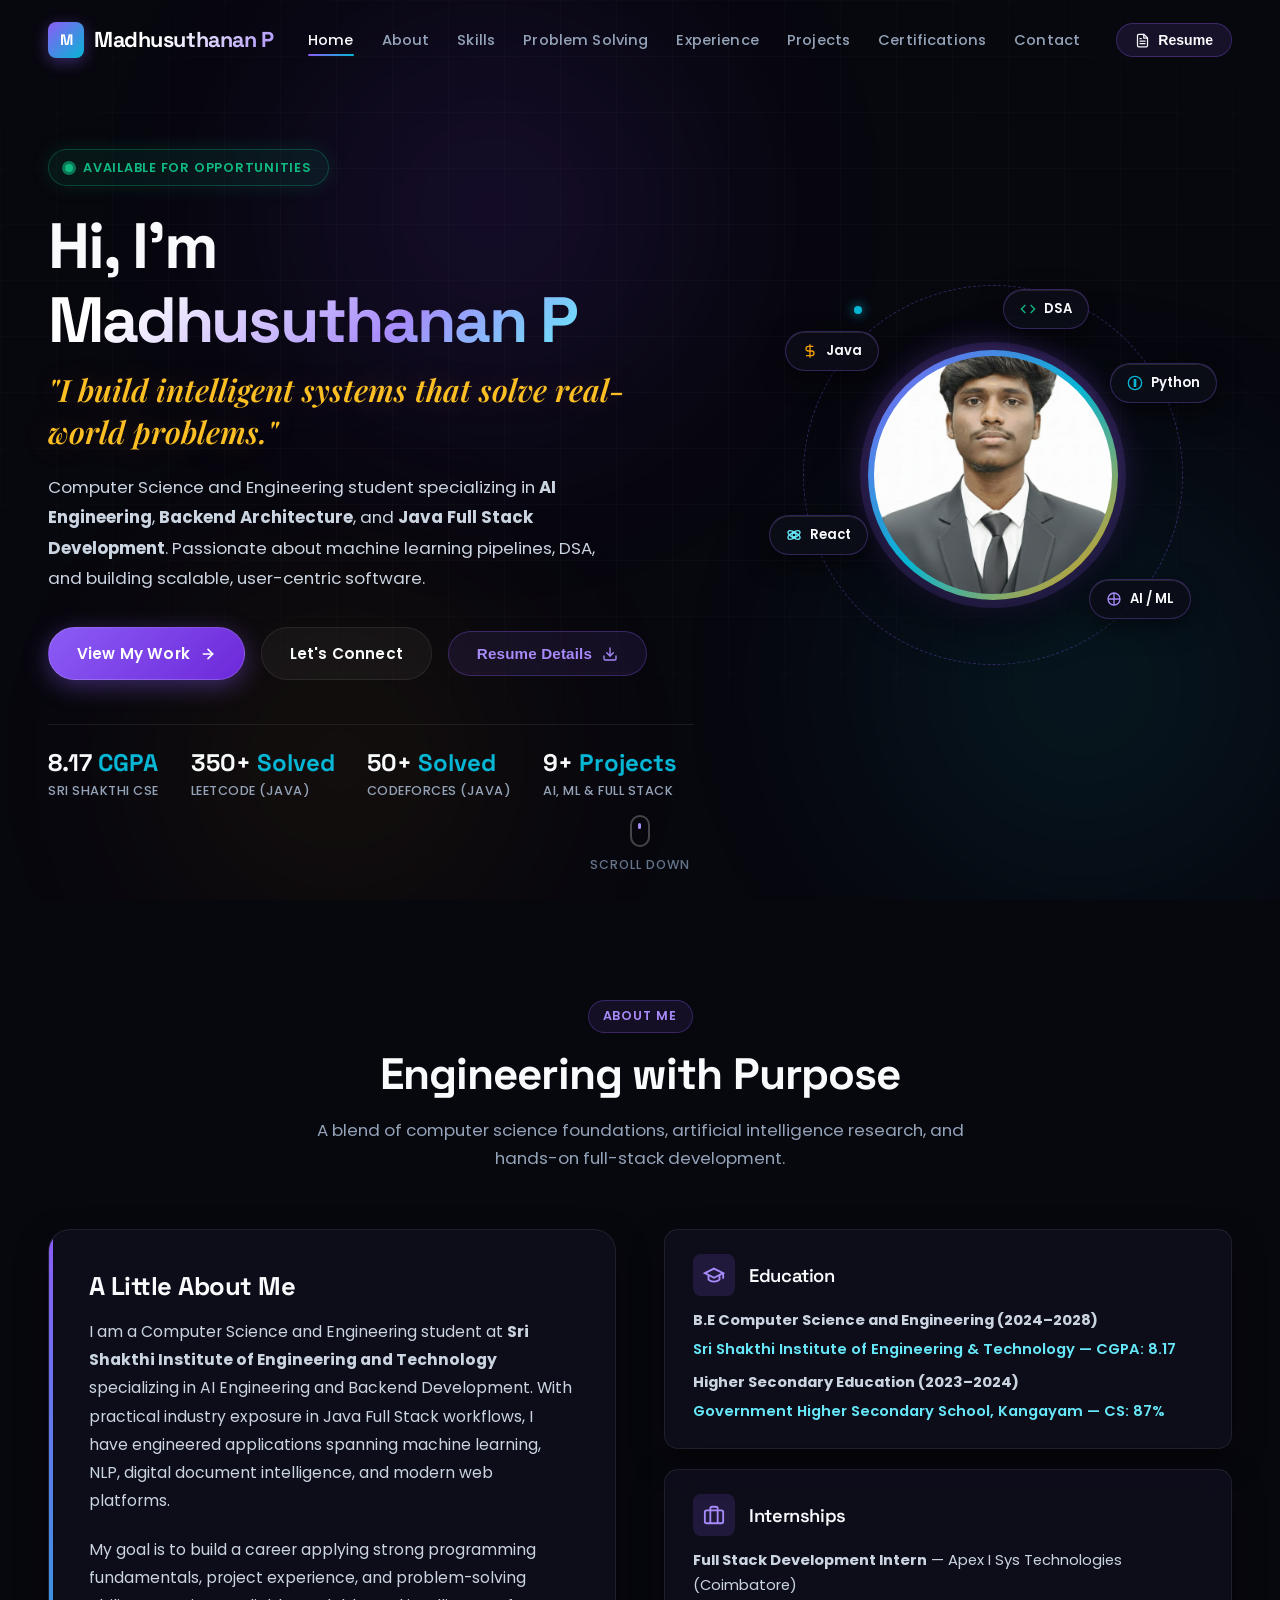
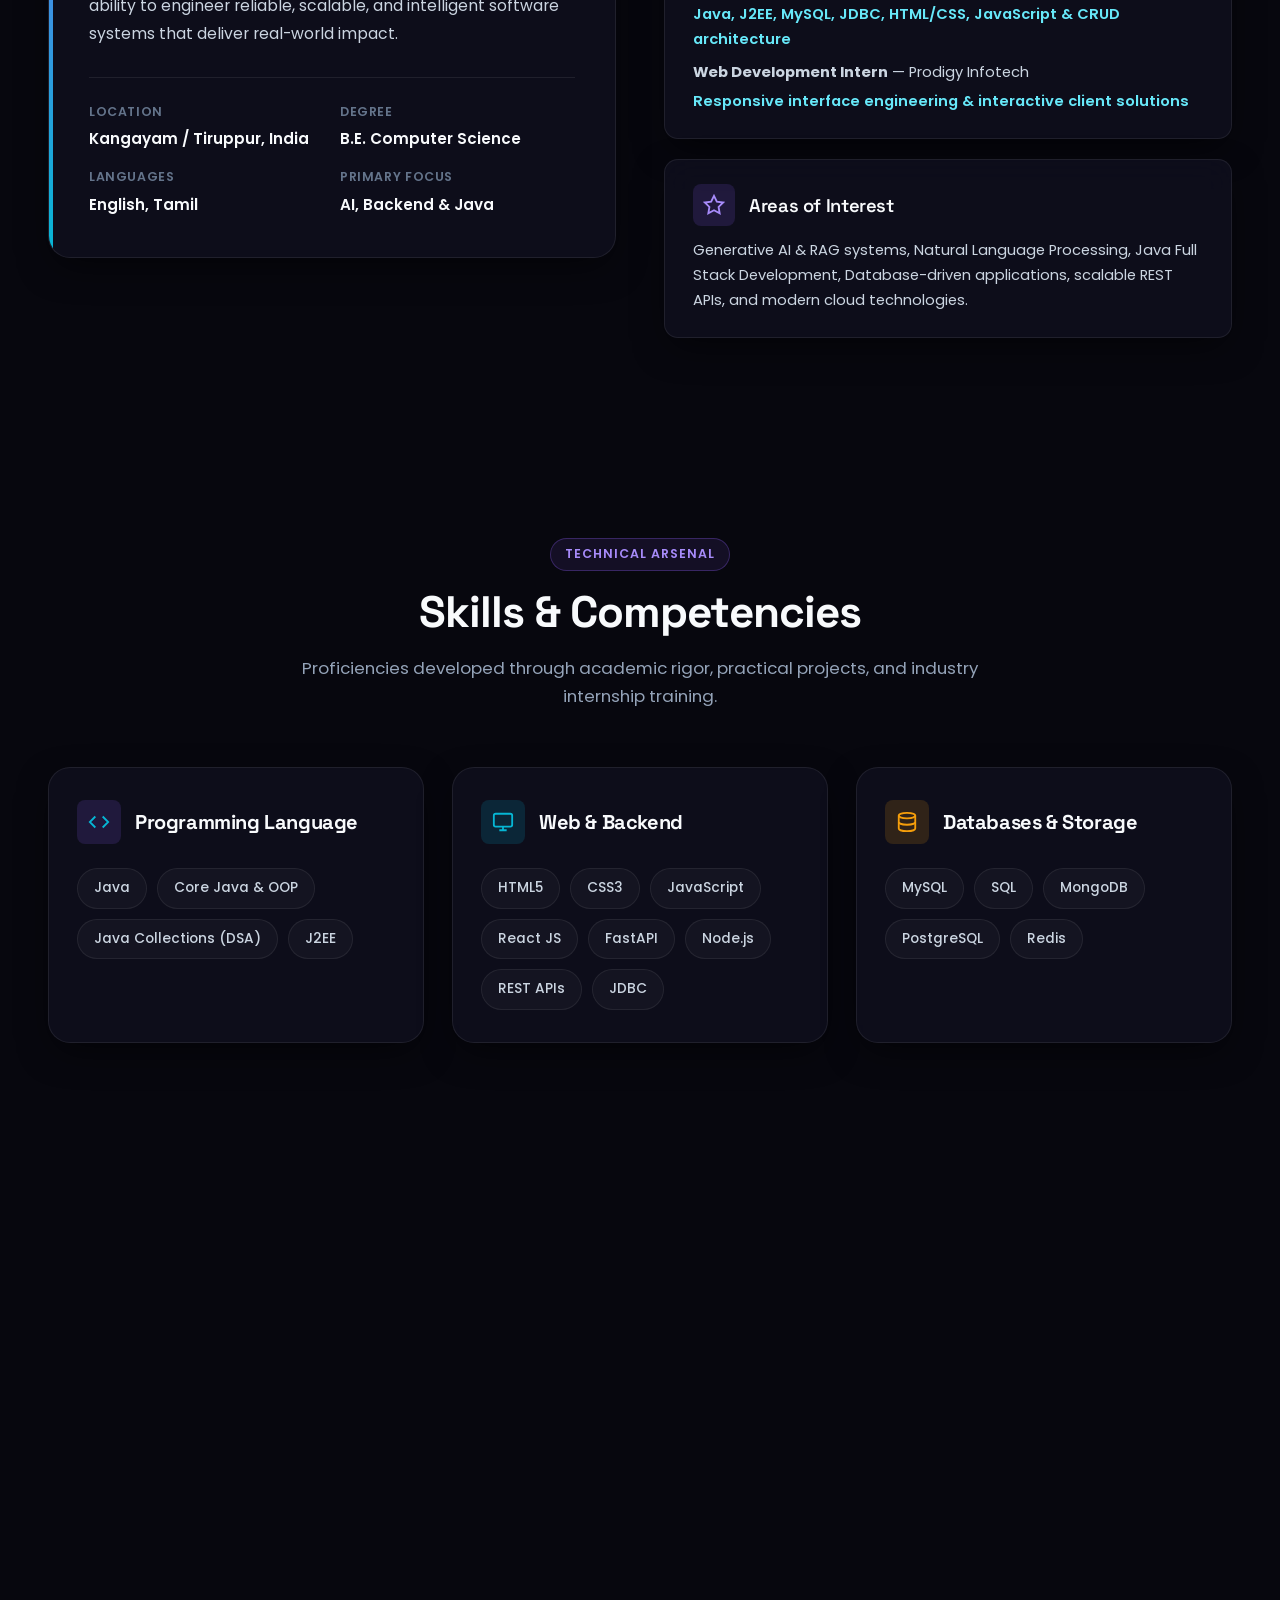
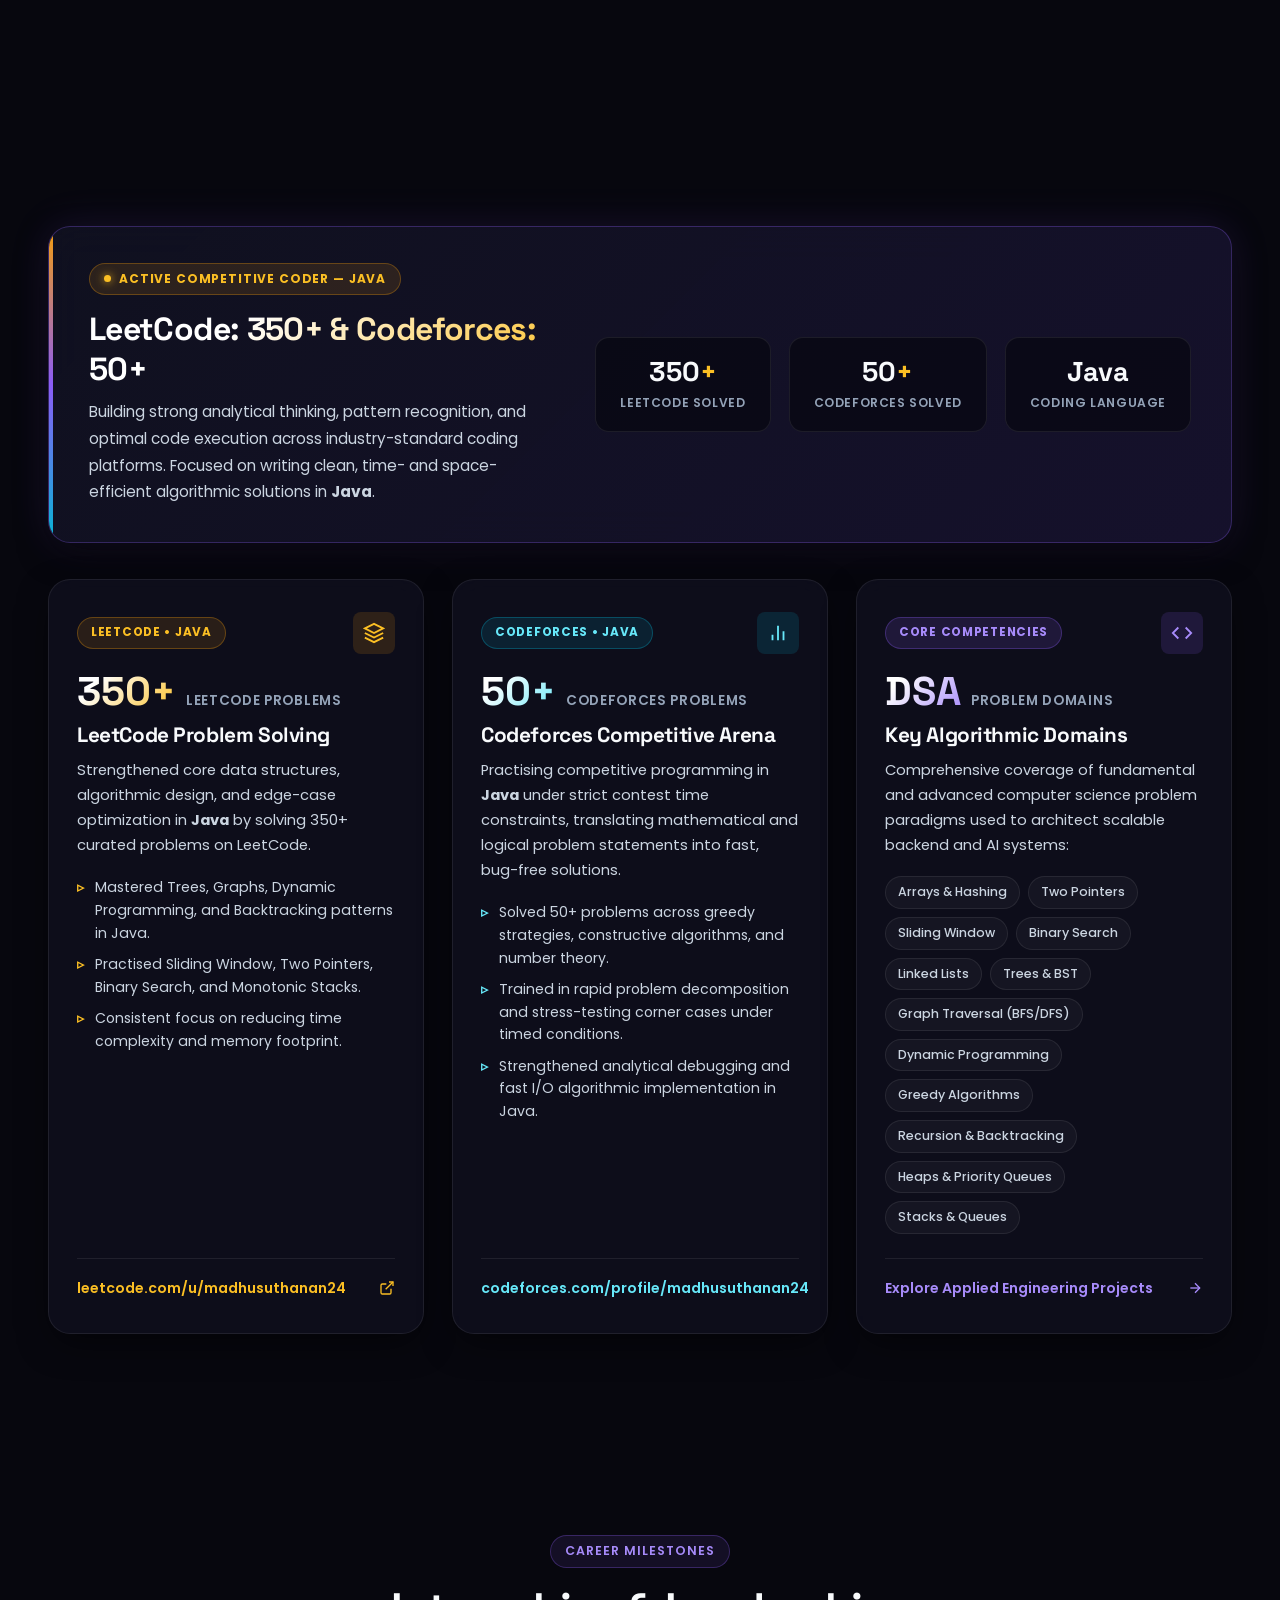
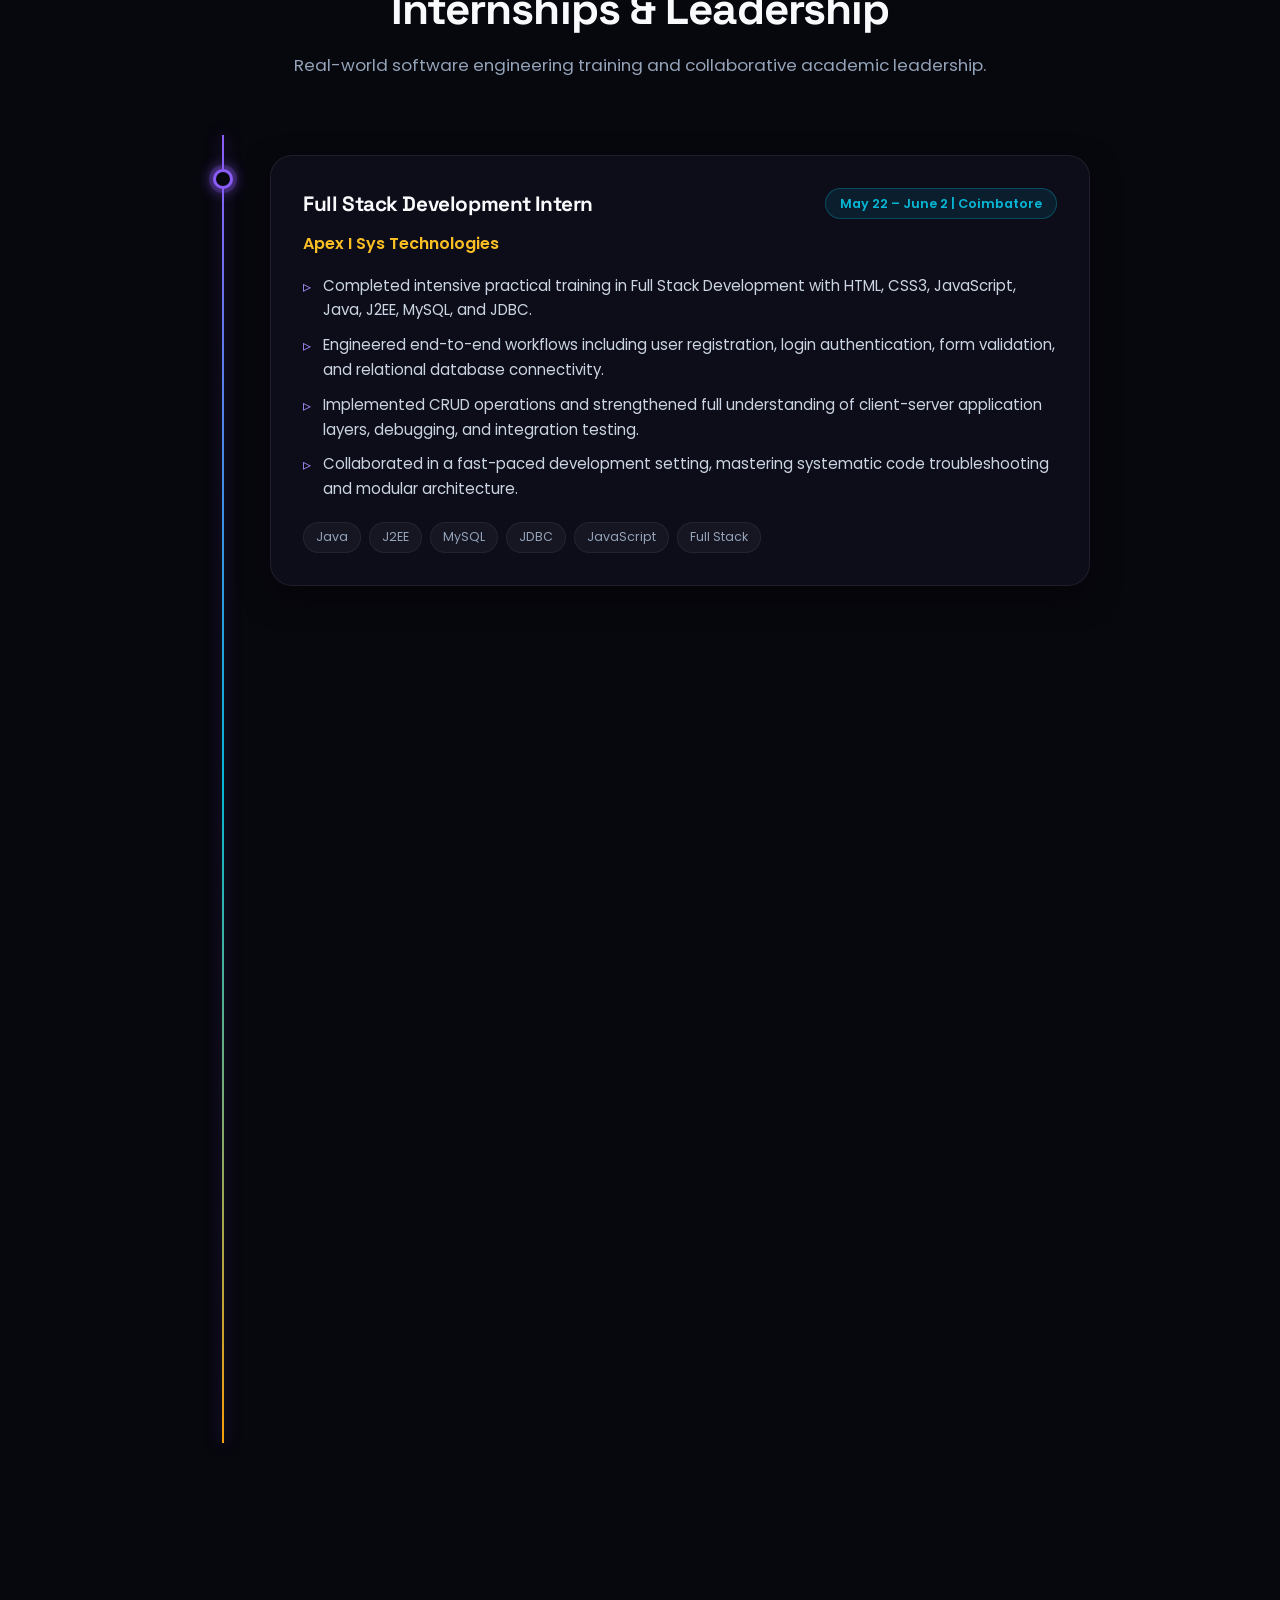
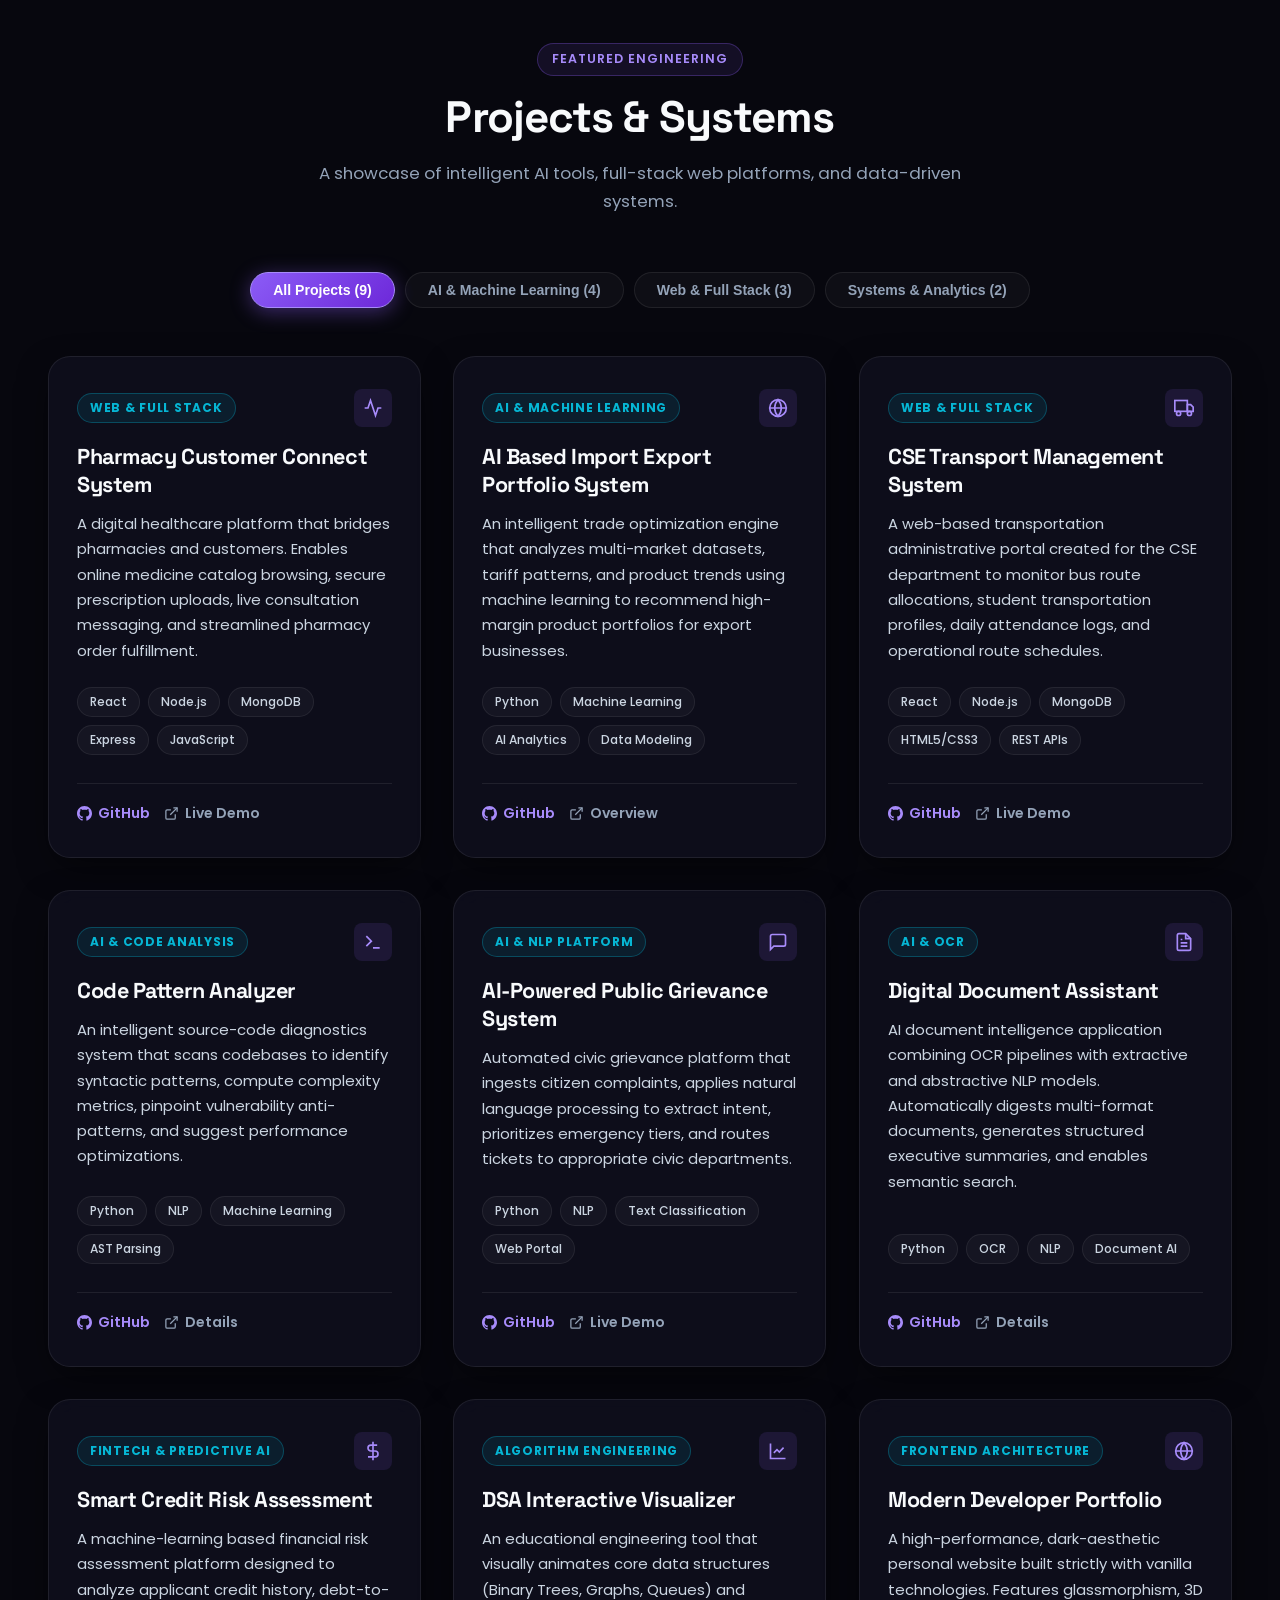
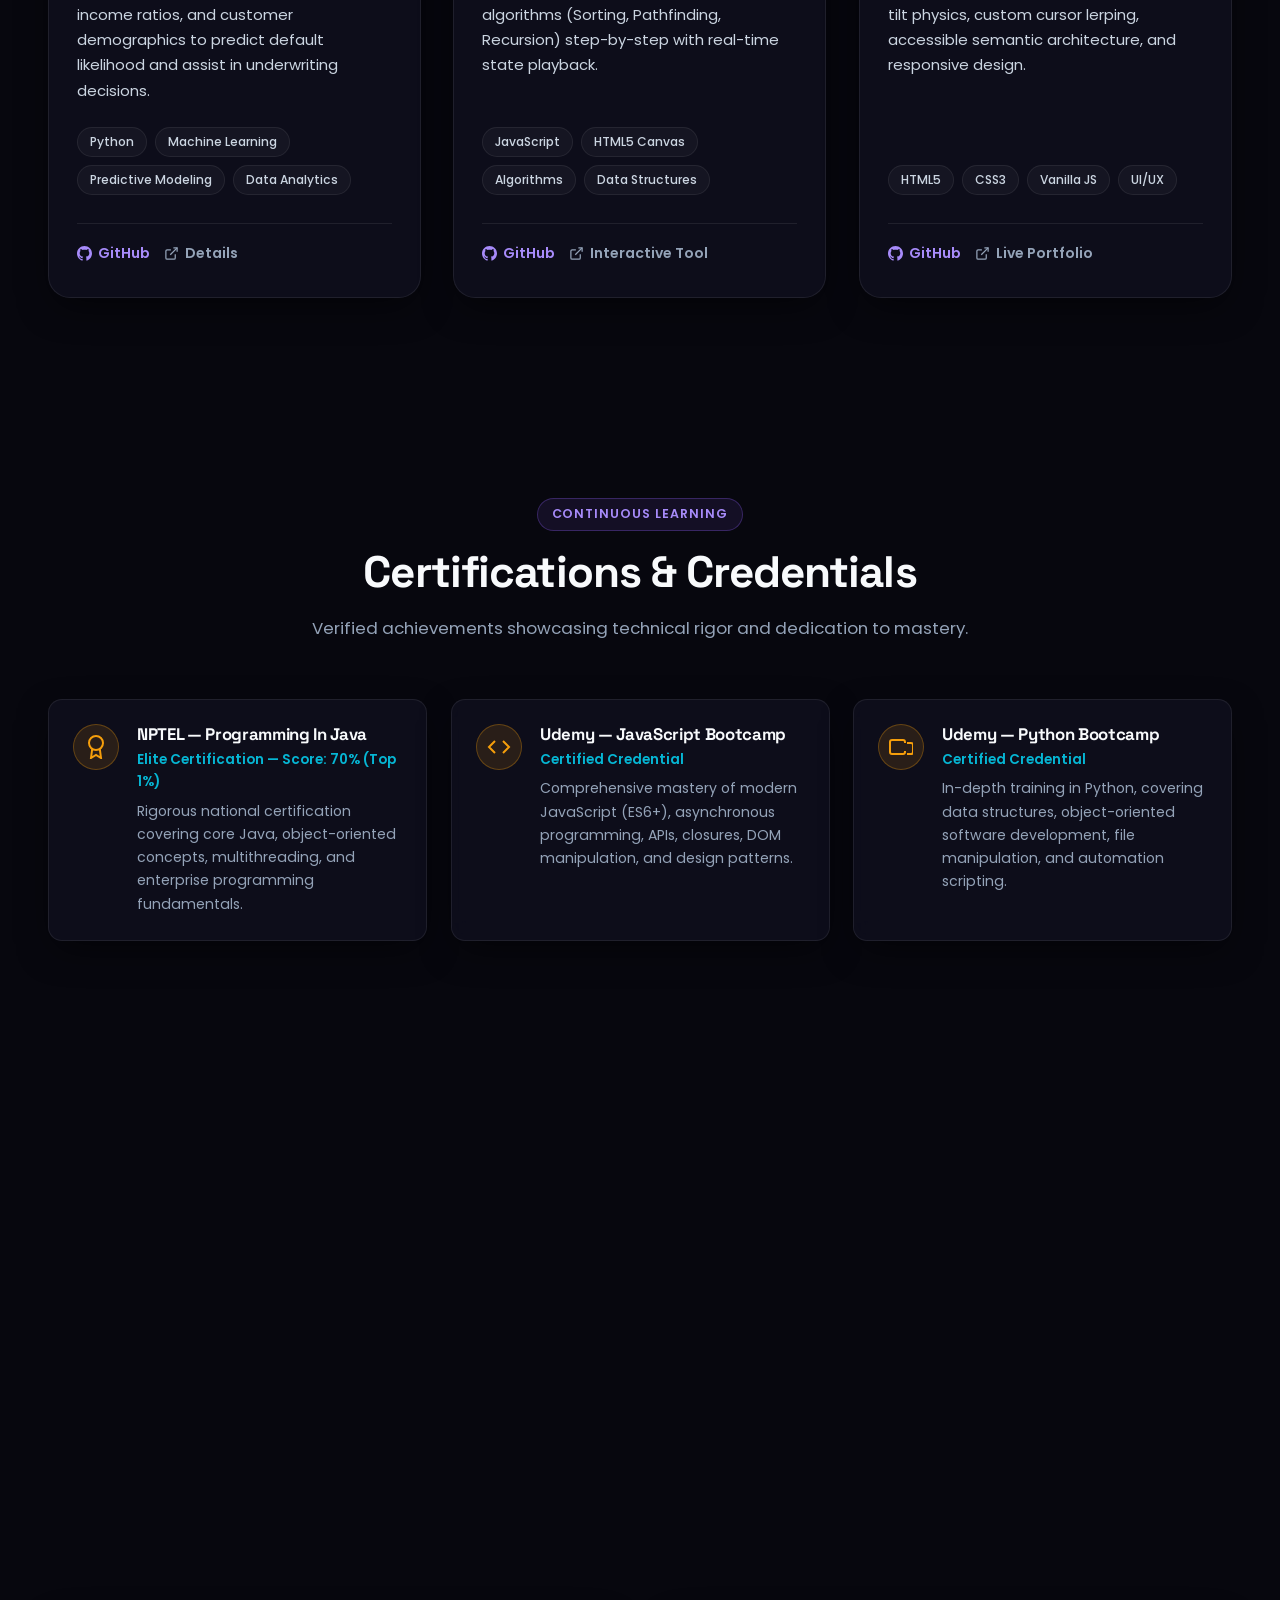
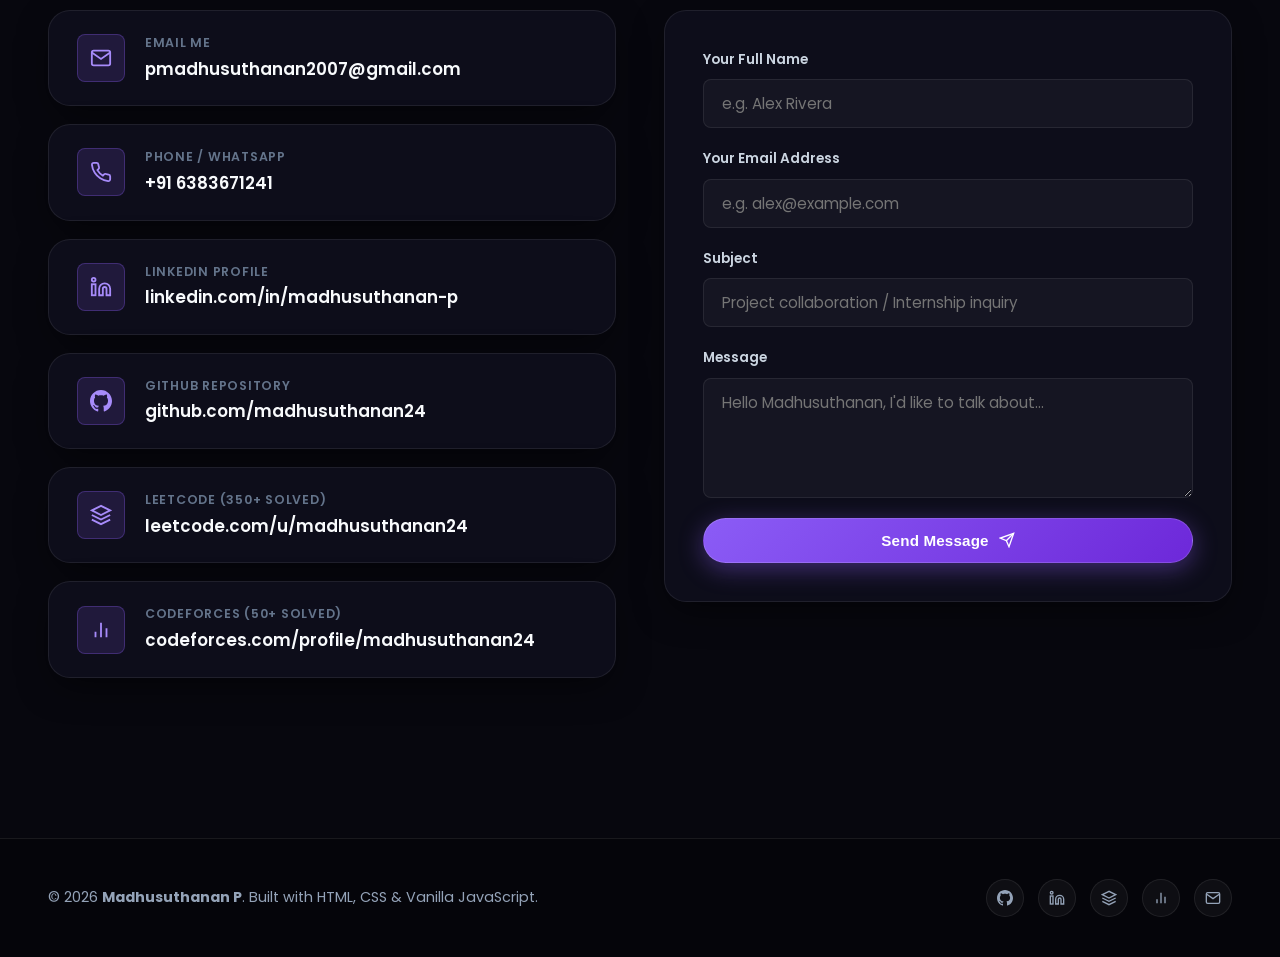
<file: index.html>
<!DOCTYPE html>
<html lang="en">
<head>
    <meta charset="UTF-8">
    <meta name="viewport" content="width=device-width, initial-scale=1.0">
    <meta name="description" content="Madhusuthanan P - Computer Science Engineering Student, AI Engineer & Java Full Stack Developer. Explore projects, skills, certifications, and experience.">
    <meta name="keywords" content="Madhusuthanan P, AI Engineer, Backend Developer, Java Full Stack, Web Developer, Portfolio, Machine Learning, Sri Shakthi Institute">
    <meta name="author" content="Madhusuthanan P">
    <meta name="theme-color" content="#07070e">

    <!-- Open Graph Meta Tags -->
    <meta property="og:title" content="Madhusuthanan P | AI Engineer & Java Developer">
    <meta property="og:description" content="Portfolio of Madhusuthanan P - Computer Science Engineering Student specializing in AI Engineering, Backend Development & Java Full Stack.">
    <meta property="og:type" content="website">
    <meta property="og:image" content="assests/madhu .jpeg">

    <title>Madhusuthanan P | AI Engineer & Java Full Stack Developer</title>

    <!-- Google Fonts -->
    <link rel="preconnect" href="https://fonts.googleapis.com">
    <link rel="preconnect" href="https://fonts.gstatic.com" crossorigin>
    <link href="https://fonts.googleapis.com/css2?family=Playfair+Display:ital,wght@0,600;0,700;1,600&family=Poppins:wght@300;400;500;600;700&family=Space+Grotesk:wght@400;500;600;700&display=swap" rel="stylesheet">

    <!-- Core Stylesheet -->
    <link rel="stylesheet" href="style.css">
</head>
<body>
    <!-- Skip to main content for accessibility -->
    <a href="#main-content" class="skip-link">Skip to main content</a>

    <!-- Custom Cursor (Desktop Only) -->
    <div class="cursor-dot" id="cursor-dot" aria-hidden="true"></div>
    <div class="cursor-ring" id="cursor-ring" aria-hidden="true"></div>

    <!-- Ambient CSS Background (Zero Lag) -->
    <div class="ambient-bg" aria-hidden="true">
        <div class="bg-grid"></div>
        <div class="bg-blob blob-1"></div>
        <div class="bg-blob blob-2"></div>
        <div class="bg-blob blob-3"></div>
    </div>

    <!-- Sticky Glass Navigation -->
    <header class="site-header" id="site-header">
        <div class="container">
            <nav class="main-nav" aria-label="Main Navigation">
                <a href="#home" class="logo" aria-label="Madhusuthanan P Home">
                    <span class="logo-symbol">M</span>
                    <span class="logo-text">Madhusuthanan<span class="logo-accent"> </span>P</span>
                </a>

                <!-- Mobile Hamburger Toggle -->
                <button class="nav-toggle" id="nav-toggle" aria-label="Toggle navigation menu" aria-expanded="false" aria-controls="nav-menu">
                    <span class="hamburger-line"></span>
                    <span class="hamburger-line"></span>
                    <span class="hamburger-line"></span>
                </button>

                <!-- Navigation Menu -->
                <div class="nav-menu" id="nav-menu">
                    <ul class="nav-list">
                        <li><a href="#home" class="nav-link active">Home</a></li>
                        <li><a href="#about" class="nav-link">About</a></li>
                        <li><a href="#skills" class="nav-link">Skills</a></li>
                        <li><a href="#problem-solving" class="nav-link">Problem Solving</a></li>
                        <li><a href="#experience" class="nav-link">Experience</a></li>
                        <li><a href="#projects" class="nav-link">Projects</a></li>
                        <li><a href="#certifications" class="nav-link">Certifications</a></li>
                        <li><a href="#contact" class="nav-link">Contact</a></li>
                    </ul>

                    <div class="nav-actions">
                        <button class="nav-resume-btn" id="nav-resume-btn" aria-label="View Resume Modal">
                            <svg width="15" height="15" viewBox="0 0 24 24" fill="none" stroke="currentColor" stroke-width="2" stroke-linecap="round" stroke-linejoin="round"><path d="M14 2H6a2 2 0 0 0-2 2v16a2 2 0 0 0 2 2h12a2 2 0 0 0 2-2V8z"></path><polyline points="14 2 14 8 20 8"></polyline><line x1="16" y1="13" x2="8" y2="13"></line><line x1="16" y1="17" x2="8" y2="17"></line><polyline points="10 9 9 9 8 9"></polyline></svg>
                            Resume
                        </button>
                    </div>
                </div>
            </nav>
        </div>
    </header>

    <!-- Main Content -->
    <main id="main-content">
        <!-- Hero Section -->
        <section id="home" class="hero-section" aria-labelledby="hero-title">
            <div class="container">
                <div class="hero-grid">
                    <!-- Left: Personal Introduction & Actions -->
                    <div class="hero-left reveal-init">
                        <div class="hero-badge">
                            <span class="status-dot"></span>
                            AVAILABLE FOR OPPORTUNITIES
                        </div>

                        <h1 id="hero-title" class="hero-title">
                            Hi, I'm <span class="gradient-text">Madhusuthanan P</span>
                        </h1>

                        <p class="hero-highlight">
                            "I build intelligent systems that solve real-world problems."
                        </p>

                        <p class="hero-description">
                            Computer Science and Engineering student specializing in <strong>AI Engineering</strong>, <strong>Backend Architecture</strong>, and <strong>Java Full Stack Development</strong>. Passionate about machine learning pipelines, DSA, and building scalable, user-centric software.
                        </p>

                        <div class="hero-actions">
                            <a href="#projects" class="btn btn-primary">
                                <span>View My Work</span>
                                <svg width="16" height="16" viewBox="0 0 24 24" fill="none" stroke="currentColor" stroke-width="2.5" stroke-linecap="round" stroke-linejoin="round"><line x1="5" y1="12" x2="19" y2="12"></line><polyline points="12 5 19 12 12 19"></polyline></svg>
                            </a>
                            <a href="#contact" class="btn btn-secondary">
                                <span>Let's Connect</span>
                            </a>
                            <button class="btn btn-glass" id="hero-resume-btn">
                                <span>Resume Details</span>
                                <svg width="16" height="16" viewBox="0 0 24 24" fill="none" stroke="currentColor" stroke-width="2" stroke-linecap="round" stroke-linejoin="round"><path d="M21 15v4a2 2 0 0 1-2 2H5a2 2 0 0 1-2-2v-4"></path><polyline points="7 10 12 15 17 10"></polyline><line x1="12" y1="15" x2="12" y2="3"></line></svg>
                            </button>
                        </div>

                        <div class="hero-metrics">
                            <div class="metric-item">
                                <span class="metric-value">8.17 <span>CGPA</span></span>
                                <span class="metric-label">Sri Shakthi CSE</span>
                            </div>
                            <div class="metric-item">
                                <span class="metric-value">350+ <span>Solved</span></span>
                                <span class="metric-label">LeetCode (Java)</span>
                            </div>
                            <div class="metric-item">
                                <span class="metric-value">50+ <span>Solved</span></span>
                                <span class="metric-label">Codeforces (Java)</span>
                            </div>
                            <div class="metric-item">
                                <span class="metric-value">9+ <span>Projects</span></span>
                                <span class="metric-label">AI, ML & Full Stack</span>
                            </div>
                        </div>
                    </div>

                    <!-- Right: Profile Visual, Orbit & Floating Badges -->
                    <div class="hero-right reveal-init delay-2">
                        <div class="avatar-wrapper">
                            <div class="orbit-ring" aria-hidden="true"></div>

                            <div class="avatar-frame">
                                <img src="assests/madhu .jpeg" alt="Madhusuthanan P - Profile Portrait" class="avatar-img">
                            </div>

                            <!-- Floating Tech Badges -->
                            <div class="tech-badge badge-java" title="Java Development">
                                <svg viewBox="0 0 24 24" fill="none" stroke="#f59e0b" stroke-width="2"><path d="M12 2v20M17 5H9.5a3.5 3.5 0 0 0 0 7h5a3.5 3.5 0 0 1 0 7H6"></path></svg>
                                <span>Java</span>
                            </div>

                            <div class="tech-badge badge-python" title="Python & AI">
                                <svg viewBox="0 0 24 24" fill="none" stroke="#06b6d4" stroke-width="2"><path d="M12 2C6.48 2 2 6.48 2 12s4.48 10 10 10 10-4.48 10-10S17.52 2 12 2zm1 15h-2v-6h2v6zm0-8h-2V7h2v2z"></path></svg>
                                <span>Python</span>
                            </div>

                            <div class="tech-badge badge-react" title="React Frontend">
                                <svg viewBox="0 0 24 24" fill="none" stroke="#67e8f9" stroke-width="2"><circle cx="12" cy="12" r="3"></circle><ellipse cx="12" cy="12" rx="10" ry="4" transform="rotate(30 12 12)"></ellipse><ellipse cx="12" cy="12" rx="10" ry="4" transform="rotate(-30 12 12)"></ellipse></svg>
                                <span>React</span>
                            </div>

                            <div class="tech-badge badge-ai" title="Machine Learning & NLP">
                                <svg viewBox="0 0 24 24" fill="none" stroke="#a78bfa" stroke-width="2"><circle cx="12" cy="12" r="9"></circle><path d="M12 3v18M3 12h18"></path></svg>
                                <span>AI / ML</span>
                            </div>

                            <div class="tech-badge badge-dsa" title="Data Structures & Algorithms">
                                <svg viewBox="0 0 24 24" fill="none" stroke="#10b981" stroke-width="2"><polyline points="16 18 22 12 16 6"></polyline><polyline points="8 6 2 12 8 18"></polyline></svg>
                                <span>DSA</span>
                            </div>
                        </div>
                    </div>
                </div>

                <!-- Scroll Down Indicator -->
                <a href="#about" class="hero-scroll" aria-label="Scroll to About Section">
                    <div class="mouse-icon">
                        <div class="mouse-wheel"></div>
                    </div>
                    <span>Scroll Down</span>
                </a>
            </div>
        </section>

        <!-- About Section -->
        <section id="about" class="about-section" aria-labelledby="about-title">
            <div class="container">
                <div class="section-head reveal-init">
                    <span class="section-tag">About Me</span>
                    <h2 id="about-title" class="section-title">Engineering with Purpose</h2>
                    <p class="section-subtitle">A blend of computer science foundations, artificial intelligence research, and hands-on full-stack development.</p>
                </div>

                <div class="about-grid">
                    <!-- Left: Narrative Column -->
                    <div class="about-narrative reveal-init">
                        <h3>A Little About Me</h3>
                        <p>
                            I am a Computer Science and Engineering student at <strong>Sri Shakthi Institute of Engineering and Technology</strong> specializing in AI Engineering and Backend Development. With practical industry exposure in Java Full Stack workflows, I have engineered applications spanning machine learning, NLP, digital document intelligence, and modern web platforms.
                        </p>
                        <p>
                            My goal is to build a career applying strong programming fundamentals, project experience, and problem-solving ability to engineer reliable, scalable, and intelligent software systems that deliver real-world impact.
                        </p>

                        <div class="about-info-list">
                            <div class="info-item">
                                <span class="info-title">Location</span>
                                <span class="info-detail">Kangayam / Tiruppur, India</span>
                            </div>
                            <div class="info-item">
                                <span class="info-title">Degree</span>
                                <span class="info-detail">B.E. Computer Science</span>
                            </div>
                            <div class="info-item">
                                <span class="info-title">Languages</span>
                                <span class="info-detail">English, Tamil</span>
                            </div>
                            <div class="info-item">
                                <span class="info-title">Primary Focus</span>
                                <span class="info-detail">AI, Backend & Java</span>
                            </div>
                        </div>
                    </div>

                    <!-- Right: Info Cards -->
                    <div class="about-cards-col">
                        <!-- Education Card -->
                        <div class="about-card reveal-init delay-1">
                            <div class="about-card-header">
                                <div class="about-card-icon">
                                    <svg width="22" height="22" viewBox="0 0 24 24" fill="none" stroke="currentColor" stroke-width="2"><path d="M22 10v6M2 10l10-5 10 5-10 5z"></path><path d="M6 12v5c3 3 9 3 12 0v-5"></path></svg>
                                </div>
                                <h4 class="about-card-title">Education</h4>
                            </div>
                            <div class="about-card-body">
                                <strong>B.E Computer Science and Engineering (2024–2028)</strong>
                                <span class="about-card-meta">Sri Shakthi Institute of Engineering & Technology — CGPA: 8.17</span>
                                <div style="margin-top: 8px;">
                                    <strong>Higher Secondary Education (2023–2024)</strong>
                                    <span class="about-card-meta">Government Higher Secondary School, Kangayam — CS: 87%</span>
                                </div>
                            </div>
                        </div>

                        <!-- Industry Experience Card -->
                        <div class="about-card reveal-init delay-2">
                            <div class="about-card-header">
                                <div class="about-card-icon">
                                    <svg width="22" height="22" viewBox="0 0 24 24" fill="none" stroke="currentColor" stroke-width="2"><rect x="2" y="7" width="20" height="14" rx="2" ry="2"></rect><path d="M16 21V5a2 2 0 0 0-2-2h-4a2 2 0 0 0-2 2v16"></path></svg>
                                </div>
                                <h4 class="about-card-title">Internships</h4>
                            </div>
                            <div class="about-card-body">
                                <strong>Full Stack Development Intern</strong> — Apex I Sys Technologies (Coimbatore)
                                <span class="about-card-meta">Java, J2EE, MySQL, JDBC, HTML/CSS, JavaScript & CRUD architecture</span>
                                <div style="margin-top: 8px;">
                                    <strong>Web Development Intern</strong> — Prodigy Infotech
                                    <span class="about-card-meta">Responsive interface engineering & interactive client solutions</span>
                                </div>
                            </div>
                        </div>

                        <!-- Areas of Interest Card -->
                        <div class="about-card reveal-init delay-3">
                            <div class="about-card-header">
                                <div class="about-card-icon">
                                    <svg width="22" height="22" viewBox="0 0 24 24" fill="none" stroke="currentColor" stroke-width="2"><polygon points="12 2 15.09 8.26 22 9.27 17 14.14 18.18 21.02 12 17.77 5.82 21.02 7 14.14 2 9.27 8.91 8.26 12 2"></polygon></svg>
                                </div>
                                <h4 class="about-card-title">Areas of Interest</h4>
                            </div>
                            <div class="about-card-body">
                                Generative AI & RAG systems, Natural Language Processing, Java Full Stack Development, Database-driven applications, scalable REST APIs, and modern cloud technologies.
                            </div>
                        </div>
                    </div>
                </div>
            </div>
        </section>

        <!-- Skills Section -->
        <section id="skills" class="skills-section" aria-labelledby="skills-title">
            <div class="container">
                <div class="section-head reveal-init">
                    <span class="section-tag">Technical Arsenal</span>
                    <h2 id="skills-title" class="section-title">Skills & Competencies</h2>
                    <p class="section-subtitle">Proficiencies developed through academic rigor, practical projects, and industry internship training.</p>
                </div>

                <div class="skills-grid">
                    <!-- Programming Language -->
                    <div class="skill-category-card reveal-init delay-1">
                        <div class="skill-card-head">
                            <div class="skill-head-icon">
                                <svg width="22" height="22" viewBox="0 0 24 24" fill="none" stroke="currentColor" stroke-width="2"><polyline points="16 18 22 12 16 6"></polyline><polyline points="8 6 2 12 8 18"></polyline></svg>
                            </div>
                            <h3>Programming Language</h3>
                        </div>
                        <div class="skill-items-wrap">
                            <span class="skill-chip">Java</span>
                            <span class="skill-chip">Core Java & OOP</span>
                            <span class="skill-chip">Java Collections (DSA)</span>
                            <span class="skill-chip">J2EE</span>
                        </div>
                    </div>

                    <!-- Web & Backend Engineering -->
                    <div class="skill-category-card reveal-init delay-2">
                        <div class="skill-card-head">
                            <div class="skill-head-icon">
                                <svg width="22" height="22" viewBox="0 0 24 24" fill="none" stroke="currentColor" stroke-width="2"><rect x="2" y="3" width="20" height="14" rx="2" ry="2"></rect><line x1="8" y1="21" x2="16" y2="21"></line><line x1="12" y1="17" x2="12" y2="21"></line></svg>
                            </div>
                            <h3>Web & Backend</h3>
                        </div>
                        <div class="skill-items-wrap">
                            <span class="skill-chip">HTML5</span>
                            <span class="skill-chip">CSS3</span>
                            <span class="skill-chip">JavaScript</span>
                            <span class="skill-chip">React JS</span>
                            <span class="skill-chip">FastAPI</span>
                            <span class="skill-chip">Node.js</span>
                            <span class="skill-chip">REST APIs</span>
                            <span class="skill-chip">JDBC</span>
                        </div>
                    </div>

                    <!-- Databases & Cache -->
                    <div class="skill-category-card reveal-init delay-3">
                        <div class="skill-card-head">
                            <div class="skill-head-icon">
                                <svg width="22" height="22" viewBox="0 0 24 24" fill="none" stroke="currentColor" stroke-width="2"><ellipse cx="12" cy="5" rx="9" ry="3"></ellipse><path d="M21 12c0 1.66-4 3-9 3s-9-1.34-9-3"></path><path d="M3 5v14c0 1.66 4 3 9 3s9-1.34 9-3V5"></path></svg>
                            </div>
                            <h3>Databases & Storage</h3>
                        </div>
                        <div class="skill-items-wrap">
                            <span class="skill-chip">MySQL</span>
                            <span class="skill-chip">SQL</span>
                            <span class="skill-chip">MongoDB</span>
                            <span class="skill-chip">PostgreSQL</span>
                            <span class="skill-chip">Redis</span>
                        </div>
                    </div>

                    <!-- AI, Machine Learning & Data -->
                    <div class="skill-category-card reveal-init delay-1">
                        <div class="skill-card-head">
                            <div class="skill-head-icon">
                                <svg width="22" height="22" viewBox="0 0 24 24" fill="none" stroke="currentColor" stroke-width="2"><circle cx="12" cy="12" r="10"></circle><path d="M12 2a14.5 14.5 0 0 0 0 20 14.5 14.5 0 0 0 0-20"></path><path d="M2 12h20"></path></svg>
                            </div>
                            <h3>AI & Data Science</h3>
                        </div>
                        <div class="skill-items-wrap">
                            <span class="skill-chip">Machine Learning</span>
                            <span class="skill-chip">NLP</span>
                            <span class="skill-chip">RAG Pipelines</span>
                            <span class="skill-chip">Time-Series Analysis</span>
                            <span class="skill-chip">OCR Intelligence</span>
                            <span class="skill-chip">Data Analysis</span>
                        </div>
                    </div>

                    <!-- Computer Science Fundamentals -->
                    <div class="skill-category-card reveal-init delay-2">
                        <div class="skill-card-head">
                            <div class="skill-head-icon">
                                <svg width="22" height="22" viewBox="0 0 24 24" fill="none" stroke="currentColor" stroke-width="2"><path d="M4 19.5A2.5 2.5 0 0 1 6.5 17H20"></path><path d="M6.5 2H20v20H6.5A2.5 2.5 0 0 1 4 19.5v-15A2.5 2.5 0 0 1 6.5 2z"></path></svg>
                            </div>
                            <h3>Coursework & Concepts</h3>
                        </div>
                        <div class="skill-items-wrap">
                            <span class="skill-chip">Data Structures & Algorithms</span>
                            <span class="skill-chip">DBMS</span>
                            <span class="skill-chip">Operating Systems</span>
                            <span class="skill-chip">Object-Oriented Programming (OOP)</span>
                            <span class="skill-chip">Software Engineering</span>
                        </div>
                    </div>

                    <!-- Tools & Developer Workflow -->
                    <div class="skill-category-card reveal-init delay-3">
                        <div class="skill-card-head">
                            <div class="skill-head-icon">
                                <svg width="22" height="22" viewBox="0 0 24 24" fill="none" stroke="currentColor" stroke-width="2"><circle cx="12" cy="12" r="3"></circle><path d="M19.4 15a1.65 1.65 0 0 0 .33 1.82l.06.06a2 2 0 0 1 0 2.83 2 2 0 0 1-2.83 0l-.06-.06a1.65 1.65 0 0 0-1.82-.33 1.65 1.65 0 0 0-1 1.51V21a2 2 0 0 1-2 2 2 2 0 0 1-2-2v-.09A1.65 1.65 0 0 0 9 19.4a1.65 1.65 0 0 0-1.82.33l-.06.06a2 2 0 0 1-2.83 0 2 2 0 0 1 0-2.83l.06-.06a1.65 1.65 0 0 0 .33-1.82 1.65 1.65 0 0 0-1.51-1H3a2 2 0 0 1-2-2 2 2 0 0 1 2-2h.09A1.65 1.65 0 0 0 4.6 9a1.65 1.65 0 0 0-.33-1.82l-.06-.06a2 2 0 0 1 0-2.83 2 2 0 0 1 2.83 0l.06.06a1.65 1.65 0 0 0 1.82.33H9a1.65 1.65 0 0 0 1-1.51V3a2 2 0 0 1 2-2 2 2 0 0 1 2 2v.09a1.65 1.65 0 0 0 1 1.51 1.65 1.65 0 0 0 1.82-.33l.06-.06a2 2 0 0 1 2.83 0 2 2 0 0 1 0 2.83l-.06.06a1.65 1.65 0 0 0-.33 1.82V9a1.65 1.65 0 0 0 1.51 1H21a2 2 0 0 1 2 2 2 2 0 0 1-2 2h-.09a1.65 1.65 0 0 0-1.51 1z"></path></svg>
                            </div>
                            <h3>Tools & Workflow</h3>
                        </div>
                        <div class="skill-items-wrap">
                            <span class="skill-chip">Git</span>
                            <span class="skill-chip">GitHub</span>
                            <span class="skill-chip">VS Code</span>
                            <span class="skill-chip">Postman</span>
                            <span class="skill-chip">Linux / CLI</span>
                            <span class="skill-chip">Testing & Debugging</span>
                        </div>
                    </div>
                </div>
            </div>
        </section>

        <!-- Coding & Problem Solving Highlight Section -->
        <section id="problem-solving" class="problem-solving-section" aria-labelledby="ps-title">
            <div class="container">
                <div class="section-head reveal-init">
                    <span class="section-tag">Algorithmic Excellence</span>
                    <h2 id="ps-title" class="section-title">Coding & Problem Solving</h2>
                    <p class="section-subtitle">Consistent practice in data structures, algorithms, and competitive programming using Java under strict time and space constraints.</p>
                </div>

                <!-- Summary Highlight Banner -->
                <div class="ps-banner reveal-init delay-1">
                    <div class="ps-banner-left">
                        <div class="ps-total-badge">
                            <span class="ps-pulse-dot"></span>
                            ACTIVE COMPETITIVE CODER — JAVA
                        </div>
                        <h3 class="ps-banner-heading">LeetCode: 350+ &amp; Codeforces: 50+</h3>
                        <p class="ps-banner-text">
                            Building strong analytical thinking, pattern recognition, and optimal code execution across industry-standard coding platforms. Focused on writing clean, time- and space-efficient algorithmic solutions in <strong>Java</strong>.
                        </p>
                    </div>
                    <div class="ps-banner-stats">
                        <div class="ps-stat-box">
                            <span class="ps-stat-num">350<span>+</span></span>
                            <span class="ps-stat-label">LeetCode Solved</span>
                        </div>
                        <div class="ps-stat-box">
                            <span class="ps-stat-num">50<span>+</span></span>
                            <span class="ps-stat-label">Codeforces Solved</span>
                        </div>
                        <div class="ps-stat-box">
                            <span class="ps-stat-num">Java</span>
                            <span class="ps-stat-label">Coding Language</span>
                        </div>
                    </div>
                </div>

                <!-- Platform & Topic Highlight Grid -->
                <div class="ps-grid">
                    <!-- Card 1: LeetCode Highlight -->
                    <article class="ps-card ps-card-leetcode reveal-init delay-1">
                        <div class="project-card-glow" aria-hidden="true"></div>
                        <div class="ps-card-top">
                            <div class="ps-card-header">
                                <span class="ps-platform-tag tag-gold">LeetCode • Java</span>
                                <div class="ps-icon-wrap icon-gold">
                                    <svg width="22" height="22" viewBox="0 0 24 24" fill="none" stroke="currentColor" stroke-width="2"><polygon points="12 2 2 7 12 12 22 7 12 2"></polygon><polyline points="2 17 12 22 22 17"></polyline><polyline points="2 12 12 17 22 12"></polyline></svg>
                                </div>
                            </div>
                            <div class="ps-count-row">
                                <span class="ps-big-number">350+</span>
                                <span class="ps-count-caption">LeetCode Problems</span>
                            </div>
                            <h3 class="ps-card-title">LeetCode Problem Solving</h3>
                            <p class="ps-card-desc">
                                Strengthened core data structures, algorithmic design, and edge-case optimization in <strong>Java</strong> by solving 350+ curated problems on LeetCode.
                            </p>
                            <ul class="ps-highlights-list">
                                <li>Mastered Trees, Graphs, Dynamic Programming, and Backtracking patterns in Java.</li>
                                <li>Practised Sliding Window, Two Pointers, Binary Search, and Monotonic Stacks.</li>
                                <li>Consistent focus on reducing time complexity and memory footprint.</li>
                            </ul>
                        </div>
                        <div class="ps-card-footer">
                            <a href="https://leetcode.com/u/madhusuthanan24" target="_blank" rel="noopener noreferrer" class="ps-profile-link link-gold" aria-label="View LeetCode Profile">
                                <span>leetcode.com/u/madhusuthanan24</span>
                                <svg width="16" height="16" viewBox="0 0 24 24" fill="none" stroke="currentColor" stroke-width="2"><path d="M18 13v6a2 2 0 0 1-2 2H5a2 2 0 0 1-2-2V8a2 2 0 0 1 2-2h6"></path><polyline points="15 3 21 3 21 9"></polyline><line x1="10" y1="14" x2="21" y2="3"></line></svg>
                            </a>
                        </div>
                    </article>

                    <!-- Card 2: Codeforces Highlight -->
                    <article class="ps-card ps-card-codeforces reveal-init delay-2">
                        <div class="project-card-glow" aria-hidden="true"></div>
                        <div class="ps-card-top">
                            <div class="ps-card-header">
                                <span class="ps-platform-tag tag-cyan">Codeforces • Java</span>
                                <div class="ps-icon-wrap icon-cyan">
                                    <svg width="22" height="22" viewBox="0 0 24 24" fill="none" stroke="currentColor" stroke-width="2"><line x1="18" y1="20" x2="18" y2="10"></line><line x1="12" y1="20" x2="12" y2="4"></line><line x1="6" y1="20" x2="6" y2="14"></line></svg>
                                </div>
                            </div>
                            <div class="ps-count-row">
                                <span class="ps-big-number cyan-num">50+</span>
                                <span class="ps-count-caption">Codeforces Problems</span>
                            </div>
                            <h3 class="ps-card-title">Codeforces Competitive Arena</h3>
                            <p class="ps-card-desc">
                                Practising competitive programming in <strong>Java</strong> under strict contest time constraints, translating mathematical and logical problem statements into fast, bug-free solutions.
                            </p>
                            <ul class="ps-highlights-list">
                                <li>Solved 50+ problems across greedy strategies, constructive algorithms, and number theory.</li>
                                <li>Trained in rapid problem decomposition and stress-testing corner cases under timed conditions.</li>
                                <li>Strengthened analytical debugging and fast I/O algorithmic implementation in Java.</li>
                            </ul>
                        </div>
                        <div class="ps-card-footer">
                            <a href="https://codeforces.com/profile/madhusuthanan24" target="_blank" rel="noopener noreferrer" class="ps-profile-link link-cyan" aria-label="View Codeforces Profile">
                                <span>codeforces.com/profile/madhusuthanan24</span>
                                <svg width="16" height="16" viewBox="0 0 24 24" fill="none" stroke="currentColor" stroke-width="2"><path d="M18 13v6a2 2 0 0 1-2 2H5a2 2 0 0 1-2-2V8a2 2 0 0 1 2-2h6"></path><polyline points="15 3 21 3 21 9"></polyline><line x1="10" y1="14" x2="21" y2="3"></line></svg>
                            </a>
                        </div>
                    </article>

                    <!-- Card 3: Core Problem-Solving Domains -->
                    <article class="ps-card ps-card-domains reveal-init delay-3">
                        <div class="project-card-glow" aria-hidden="true"></div>
                        <div class="ps-card-top">
                            <div class="ps-card-header">
                                <span class="ps-platform-tag tag-violet">Core Competencies</span>
                                <div class="ps-icon-wrap icon-violet">
                                    <svg width="22" height="22" viewBox="0 0 24 24" fill="none" stroke="currentColor" stroke-width="2"><polyline points="16 18 22 12 16 6"></polyline><polyline points="8 6 2 12 8 18"></polyline></svg>
                                </div>
                            </div>
                            <div class="ps-count-row">
                                <span class="ps-big-number violet-num">DSA</span>
                                <span class="ps-count-caption">Problem Domains</span>
                            </div>
                            <h3 class="ps-card-title">Key Algorithmic Domains</h3>
                            <p class="ps-card-desc">
                                Comprehensive coverage of fundamental and advanced computer science problem paradigms used to architect scalable backend and AI systems:
                            </p>
                            <div class="ps-domain-chips">
                                <span class="ps-chip">Arrays & Hashing</span>
                                <span class="ps-chip">Two Pointers</span>
                                <span class="ps-chip">Sliding Window</span>
                                <span class="ps-chip">Binary Search</span>
                                <span class="ps-chip">Linked Lists</span>
                                <span class="ps-chip">Trees & BST</span>
                                <span class="ps-chip">Graph Traversal (BFS/DFS)</span>
                                <span class="ps-chip">Dynamic Programming</span>
                                <span class="ps-chip">Greedy Algorithms</span>
                                <span class="ps-chip">Recursion & Backtracking</span>
                                <span class="ps-chip">Heaps & Priority Queues</span>
                                <span class="ps-chip">Stacks & Queues</span>
                            </div>
                        </div>
                        <div class="ps-card-footer">
                            <a href="#projects" class="ps-profile-link link-violet" aria-label="Explore DSA Visualizer and Projects">
                                <span>Explore Applied Engineering Projects</span>
                                <svg width="16" height="16" viewBox="0 0 24 24" fill="none" stroke="currentColor" stroke-width="2"><line x1="5" y1="12" x2="19" y2="12"></line><polyline points="12 5 19 12 12 19"></polyline></svg>
                            </a>
                        </div>
                    </article>
                </div>
            </div>
        </section>

        <!-- Experience & Timeline Section -->
        <section id="experience" class="experience-section" aria-labelledby="experience-title">
            <div class="container">
                <div class="section-head reveal-init">
                    <span class="section-tag">Career Milestones</span>
                    <h2 id="experience-title" class="section-title">Internships & Leadership</h2>
                    <p class="section-subtitle">Real-world software engineering training and collaborative academic leadership.</p>
                </div>

                <div class="timeline-wrapper">
                    <!-- Glowing vertical line -->
                    <div class="timeline-line" aria-hidden="true"></div>

                    <!-- Milestone 1: Apex I Sys Technologies -->
                    <div class="timeline-item reveal-init delay-1">
                        <div class="timeline-node" aria-hidden="true"></div>
                        <div class="timeline-card">
                            <div class="timeline-top">
                                <h3 class="timeline-role">Full Stack Development Intern</h3>
                                <span class="timeline-badge">May 22 – June 2 | Coimbatore</span>
                            </div>
                            <span class="timeline-company">Apex I Sys Technologies</span>
                            <ul class="timeline-bullets">
                                <li>Completed intensive practical training in Full Stack Development with HTML, CSS3, JavaScript, Java, J2EE, MySQL, and JDBC.</li>
                                <li>Engineered end-to-end workflows including user registration, login authentication, form validation, and relational database connectivity.</li>
                                <li>Implemented CRUD operations and strengthened full understanding of client-server application layers, debugging, and integration testing.</li>
                                <li>Collaborated in a fast-paced development setting, mastering systematic code troubleshooting and modular architecture.</li>
                            </ul>
                            <div class="timeline-tags">
                                <span class="timeline-tag">Java</span>
                                <span class="timeline-tag">J2EE</span>
                                <span class="timeline-tag">MySQL</span>
                                <span class="timeline-tag">JDBC</span>
                                <span class="timeline-tag">JavaScript</span>
                                <span class="timeline-tag">Full Stack</span>
                            </div>
                        </div>
                    </div>

                    <!-- Milestone 2: Prodigy Infotech -->
                    <div class="timeline-item reveal-init delay-2">
                        <div class="timeline-node" aria-hidden="true"></div>
                        <div class="timeline-card">
                            <div class="timeline-top">
                                <h3 class="timeline-role">Web Development Intern</h3>
                                <span class="timeline-badge">Web Engineering Track</span>
                            </div>
                            <span class="timeline-company">Prodigy Infotech</span>
                            <ul class="timeline-bullets">
                                <li>Developed clean, high-performance responsive web applications utilizing semantic HTML5, modern CSS3 layout paradigms, and vanilla JavaScript.</li>
                                <li>Implemented client-side features, DOM interactivity, and fluid UI components with zero framework overhead.</li>
                                <li>Ensured cross-browser compatibility, mobile responsiveness, and strict web accessibility standards across multiple devices.</li>
                            </ul>
                            <div class="timeline-tags">
                                <span class="timeline-tag">HTML5</span>
                                <span class="timeline-tag">CSS3</span>
                                <span class="timeline-tag">JavaScript</span>
                                <span class="timeline-tag">Responsive Web Design</span>
                                <span class="timeline-tag">UI/UX</span>
                            </div>
                        </div>
                    </div>

                    <!-- Milestone 3: Sri Shakthi Hackathon -->
                    <div class="timeline-item reveal-init delay-3">
                        <div class="timeline-node" aria-hidden="true"></div>
                        <div class="timeline-card">
                            <div class="timeline-top">
                                <h3 class="timeline-role">Hackathon Volunteer & Coordinator</h3>
                                <span class="timeline-badge">Leadership & Event Ops</span>
                            </div>
                            <span class="timeline-company">Sri Shakthi Hackathon — College Event</span>
                            <ul class="timeline-bullets">
                                <li>Supported the end-to-end organization and operational execution of the premier college hackathon.</li>
                                <li>Assisted participant teams, managed hackathon schedules, technical coordination, and worked alongside faculty organizing committees.</li>
                                <li>Demonstrated high responsibility, collaborative teamwork, clear technical communication, and real-time problem mitigation.</li>
                            </ul>
                            <div class="timeline-tags">
                                <span class="timeline-tag">Event Coordination</span>
                                <span class="timeline-tag">Team Leadership</span>
                                <span class="timeline-tag">Technical Communication</span>
                            </div>
                        </div>
                    </div>
                </div>
            </div>
        </section>

        <!-- Projects Section with 3D Tilt & Filtering -->
        <section id="projects" class="projects-section" aria-labelledby="projects-title">
            <div class="container">
                <div class="section-head reveal-init">
                    <span class="section-tag">Featured Engineering</span>
                    <h2 id="projects-title" class="section-title">Projects & Systems</h2>
                    <p class="section-subtitle">A showcase of intelligent AI tools, full-stack web platforms, and data-driven systems.</p>
                </div>

                <!-- Project Filters -->
                <div class="project-filters reveal-init" role="tablist" aria-label="Project category filters">
                    <button class="filter-btn active" data-filter="all" role="tab" aria-selected="true">All Projects (9)</button>
                    <button class="filter-btn" data-filter="ai" role="tab" aria-selected="false">AI & Machine Learning (4)</button>
                    <button class="filter-btn" data-filter="web" role="tab" aria-selected="false">Web & Full Stack (3)</button>
                    <button class="filter-btn" data-filter="systems" role="tab" aria-selected="false">Systems & Analytics (2)</button>
                </div>

                <!-- Projects Grid -->
                <div class="projects-grid" id="projects-grid">
                    <!-- Project 1: Pharmacy Customer Connect System -->
                    <article class="project-card reveal-init delay-1" data-category="web">
                        <div class="project-card-glow" aria-hidden="true"></div>
                        <div class="project-card-top">
                            <div class="project-header-row">
                                <span class="project-category-badge">Web & Full Stack</span>
                                <div class="project-icon-box">
                                    <svg width="20" height="20" viewBox="0 0 24 24" fill="none" stroke="currentColor" stroke-width="2"><path d="M22 12h-4l-3 9L9 3l-3 9H2"></path></svg>
                                </div>
                            </div>
                            <h3 class="project-title">Pharmacy Customer Connect System</h3>
                            <p class="project-desc">
                                A digital healthcare platform that bridges pharmacies and customers. Enables online medicine catalog browsing, secure prescription uploads, live consultation messaging, and streamlined pharmacy order fulfillment.
                            </p>
                        </div>
                        <div>
                            <div class="project-tech-tags">
                                <span class="tech-tag">React</span>
                                <span class="tech-tag">Node.js</span>
                                <span class="tech-tag">MongoDB</span>
                                <span class="tech-tag">Express</span>
                                <span class="tech-tag">JavaScript</span>
                            </div>
                            <div class="project-actions">
                                <a href="https://github.com/madhusuthanan24" target="_blank" rel="noopener noreferrer" class="project-link-btn primary" aria-label="Source code on GitHub">
                                    <svg width="15" height="15" viewBox="0 0 24 24" fill="currentColor"><path d="M12 0c-6.626 0-12 5.373-12 12 0 5.302 3.438 9.8 8.207 11.387.599.111.793-.261.793-.577v-2.234c-3.338.726-4.033-1.416-4.033-1.416-.546-1.387-1.333-1.756-1.333-1.756-1.089-.745.083-.729.083-.729 1.205.084 1.839 1.237 1.839 1.237 1.07 1.834 2.807 1.304 3.492.997.107-.775.418-1.305.762-1.604-2.665-.305-5.467-1.334-5.467-5.931 0-1.311.469-2.381 1.236-3.221-.124-.303-.535-1.524.117-3.176 0 0 1.008-.322 3.301 1.23.957-.266 1.983-.399 3.003-.404 1.02.005 2.047.138 3.006.404 2.291-1.552 3.297-1.23 3.297-1.23.653 1.653.242 2.874.118 3.176.77.84 1.235 1.911 1.235 3.221 0 4.609-2.807 5.624-5.479 5.921.43.372.823 1.102.823 2.222v3.293c0 .319.192.694.801.576 4.765-1.589 8.199-6.086 8.199-11.386 0-6.627-5.373-12-12-12z"/></svg>
                                    GitHub
                                </a>
                                <a href="#contact" class="project-link-btn" aria-label="Request demo details">
                                    <svg width="15" height="15" viewBox="0 0 24 24" fill="none" stroke="currentColor" stroke-width="2"><path d="M18 13v6a2 2 0 0 1-2 2H5a2 2 0 0 1-2-2V8a2 2 0 0 1 2-2h6"></path><polyline points="15 3 21 3 21 9"></polyline><line x1="10" y1="14" x2="21" y2="3"></line></svg>
                                    Live Demo
                                </a>
                            </div>
                        </div>
                    </article>

                    <!-- Project 2: AI Based Import Export Portfolio System -->
                    <article class="project-card reveal-init delay-2" data-category="ai">
                        <div class="project-card-glow" aria-hidden="true"></div>
                        <div class="project-card-top">
                            <div class="project-header-row">
                                <span class="project-category-badge">AI & Machine Learning</span>
                                <div class="project-icon-box">
                                    <svg width="20" height="20" viewBox="0 0 24 24" fill="none" stroke="currentColor" stroke-width="2"><circle cx="12" cy="12" r="10"></circle><path d="M2 12h20M12 2a15.3 15.3 0 0 1 4 10 15.3 15.3 0 0 1-4 10 15.3 15.3 0 0 1-4-10 15.3 15.3 0 0 1 4-10z"></path></svg>
                                </div>
                            </div>
                            <h3 class="project-title">AI Based Import Export Portfolio System</h3>
                            <p class="project-desc">
                                An intelligent trade optimization engine that analyzes multi-market datasets, tariff patterns, and product trends using machine learning to recommend high-margin product portfolios for export businesses.
                            </p>
                        </div>
                        <div>
                            <div class="project-tech-tags">
                                <span class="tech-tag">Python</span>
                                <span class="tech-tag">Machine Learning</span>
                                <span class="tech-tag">AI Analytics</span>
                                <span class="tech-tag">Data Modeling</span>
                            </div>
                            <div class="project-actions">
                                <a href="https://github.com/madhusuthanan24" target="_blank" rel="noopener noreferrer" class="project-link-btn primary" aria-label="Source code on GitHub">
                                    <svg width="15" height="15" viewBox="0 0 24 24" fill="currentColor"><path d="M12 0c-6.626 0-12 5.373-12 12 0 5.302 3.438 9.8 8.207 11.387.599.111.793-.261.793-.577v-2.234c-3.338.726-4.033-1.416-4.033-1.416-.546-1.387-1.333-1.756-1.333-1.756-1.089-.745.083-.729.083-.729 1.205.084 1.839 1.237 1.839 1.237 1.07 1.834 2.807 1.304 3.492.997.107-.775.418-1.305.762-1.604-2.665-.305-5.467-1.334-5.467-5.931 0-1.311.469-2.381 1.236-3.221-.124-.303-.535-1.524.117-3.176 0 0 1.008-.322 3.301 1.23.957-.266 1.983-.399 3.003-.404 1.02.005 2.047.138 3.006.404 2.291-1.552 3.297-1.23 3.297-1.23.653 1.653.242 2.874.118 3.176.77.84 1.235 1.911 1.235 3.221 0 4.609-2.807 5.624-5.479 5.921.43.372.823 1.102.823 2.222v3.293c0 .319.192.694.801.576 4.765-1.589 8.199-6.086 8.199-11.386 0-6.627-5.373-12-12-12z"/></svg>
                                    GitHub
                                </a>
                                <a href="#contact" class="project-link-btn" aria-label="Request project walkthrough">
                                    <svg width="15" height="15" viewBox="0 0 24 24" fill="none" stroke="currentColor" stroke-width="2"><path d="M18 13v6a2 2 0 0 1-2 2H5a2 2 0 0 1-2-2V8a2 2 0 0 1 2-2h6"></path><polyline points="15 3 21 3 21 9"></polyline><line x1="10" y1="14" x2="21" y2="3"></line></svg>
                                    Overview
                                </a>
                            </div>
                        </div>
                    </article>

                    <!-- Project 3: CSE Department Transport Management System -->
                    <article class="project-card reveal-init delay-3" data-category="web">
                        <div class="project-card-glow" aria-hidden="true"></div>
                        <div class="project-card-top">
                            <div class="project-header-row">
                                <span class="project-category-badge">Web & Full Stack</span>
                                <div class="project-icon-box">
                                    <svg width="20" height="20" viewBox="0 0 24 24" fill="none" stroke="currentColor" stroke-width="2"><rect x="1" y="3" width="15" height="13"></rect><polygon points="16 8 20 8 23 11 23 16 16 16 16 8"></polygon><circle cx="5.5" cy="18.5" r="2.5"></circle><circle cx="18.5" cy="18.5" r="2.5"></circle></svg>
                                </div>
                            </div>
                            <h3 class="project-title">CSE Transport Management System</h3>
                            <p class="project-desc">
                                A web-based transportation administrative portal created for the CSE department to monitor bus route allocations, student transportation profiles, daily attendance logs, and operational route schedules.
                            </p>
                        </div>
                        <div>
                            <div class="project-tech-tags">
                                <span class="tech-tag">React</span>
                                <span class="tech-tag">Node.js</span>
                                <span class="tech-tag">MongoDB</span>
                                <span class="tech-tag">HTML5/CSS3</span>
                                <span class="tech-tag">REST APIs</span>
                            </div>
                            <div class="project-actions">
                                <a href="https://github.com/madhusuthanan24" target="_blank" rel="noopener noreferrer" class="project-link-btn primary" aria-label="Source code on GitHub">
                                    <svg width="15" height="15" viewBox="0 0 24 24" fill="currentColor"><path d="M12 0c-6.626 0-12 5.373-12 12 0 5.302 3.438 9.8 8.207 11.387.599.111.793-.261.793-.577v-2.234c-3.338.726-4.033-1.416-4.033-1.416-.546-1.387-1.333-1.756-1.333-1.756-1.089-.745.083-.729.083-.729 1.205.084 1.839 1.237 1.839 1.237 1.07 1.834 2.807 1.304 3.492.997.107-.775.418-1.305.762-1.604-2.665-.305-5.467-1.334-5.467-5.931 0-1.311.469-2.381 1.236-3.221-.124-.303-.535-1.524.117-3.176 0 0 1.008-.322 3.301 1.23.957-.266 1.983-.399 3.003-.404 1.02.005 2.047.138 3.006.404 2.291-1.552 3.297-1.23 3.297-1.23.653 1.653.242 2.874.118 3.176.77.84 1.235 1.911 1.235 3.221 0 4.609-2.807 5.624-5.479 5.921.43.372.823 1.102.823 2.222v3.293c0 .319.192.694.801.576 4.765-1.589 8.199-6.086 8.199-11.386 0-6.627-5.373-12-12-12z"/></svg>
                                    GitHub
                                </a>
                                <a href="#contact" class="project-link-btn" aria-label="Request demo details">
                                    <svg width="15" height="15" viewBox="0 0 24 24" fill="none" stroke="currentColor" stroke-width="2"><path d="M18 13v6a2 2 0 0 1-2 2H5a2 2 0 0 1-2-2V8a2 2 0 0 1 2-2h6"></path><polyline points="15 3 21 3 21 9"></polyline><line x1="10" y1="14" x2="21" y2="3"></line></svg>
                                    Live Demo
                                </a>
                            </div>
                        </div>
                    </article>

                    <!-- Project 4: Code Pattern Analyzer -->
                    <article class="project-card reveal-init delay-1" data-category="ai">
                        <div class="project-card-glow" aria-hidden="true"></div>
                        <div class="project-card-top">
                            <div class="project-header-row">
                                <span class="project-category-badge">AI & Code Analysis</span>
                                <div class="project-icon-box">
                                    <svg width="20" height="20" viewBox="0 0 24 24" fill="none" stroke="currentColor" stroke-width="2"><polyline points="4 17 10 11 4 5"></polyline><line x1="12" y1="19" x2="20" y2="19"></line></svg>
                                </div>
                            </div>
                            <h3 class="project-title">Code Pattern Analyzer</h3>
                            <p class="project-desc">
                                An intelligent source-code diagnostics system that scans codebases to identify syntactic patterns, compute complexity metrics, pinpoint vulnerability anti-patterns, and suggest performance optimizations.
                            </p>
                        </div>
                        <div>
                            <div class="project-tech-tags">
                                <span class="tech-tag">Python</span>
                                <span class="tech-tag">NLP</span>
                                <span class="tech-tag">Machine Learning</span>
                                <span class="tech-tag">AST Parsing</span>
                            </div>
                            <div class="project-actions">
                                <a href="https://github.com/madhusuthanan24" target="_blank" rel="noopener noreferrer" class="project-link-btn primary" aria-label="Source code on GitHub">
                                    <svg width="15" height="15" viewBox="0 0 24 24" fill="currentColor"><path d="M12 0c-6.626 0-12 5.373-12 12 0 5.302 3.438 9.8 8.207 11.387.599.111.793-.261.793-.577v-2.234c-3.338.726-4.033-1.416-4.033-1.416-.546-1.387-1.333-1.756-1.333-1.756-1.089-.745.083-.729.083-.729 1.205.084 1.839 1.237 1.839 1.237 1.07 1.834 2.807 1.304 3.492.997.107-.775.418-1.305.762-1.604-2.665-.305-5.467-1.334-5.467-5.931 0-1.311.469-2.381 1.236-3.221-.124-.303-.535-1.524.117-3.176 0 0 1.008-.322 3.301 1.23.957-.266 1.983-.399 3.003-.404 1.02.005 2.047.138 3.006.404 2.291-1.552 3.297-1.23 3.297-1.23.653 1.653.242 2.874.118 3.176.77.84 1.235 1.911 1.235 3.221 0 4.609-2.807 5.624-5.479 5.921.43.372.823 1.102.823 2.222v3.293c0 .319.192.694.801.576 4.765-1.589 8.199-6.086 8.199-11.386 0-6.627-5.373-12-12-12z"/></svg>
                                    GitHub
                                </a>
                                <a href="#contact" class="project-link-btn" aria-label="Request demo details">
                                    <svg width="15" height="15" viewBox="0 0 24 24" fill="none" stroke="currentColor" stroke-width="2"><path d="M18 13v6a2 2 0 0 1-2 2H5a2 2 0 0 1-2-2V8a2 2 0 0 1 2-2h6"></path><polyline points="15 3 21 3 21 9"></polyline><line x1="10" y1="14" x2="21" y2="3"></line></svg>
                                    Details
                                </a>
                            </div>
                        </div>
                    </article>

                    <!-- Project 5: AI-Powered Public Grievance System -->
                    <article class="project-card reveal-init delay-2" data-category="ai">
                        <div class="project-card-glow" aria-hidden="true"></div>
                        <div class="project-card-top">
                            <div class="project-header-row">
                                <span class="project-category-badge">AI & NLP Platform</span>
                                <div class="project-icon-box">
                                    <svg width="20" height="20" viewBox="0 0 24 24" fill="none" stroke="currentColor" stroke-width="2"><path d="M21 15a2 2 0 0 1-2 2H7l-4 4V5a2 2 0 0 1 2-2h14a2 2 0 0 1 2 2z"></path></svg>
                                </div>
                            </div>
                            <h3 class="project-title">AI-Powered Public Grievance System</h3>
                            <p class="project-desc">
                                Automated civic grievance platform that ingests citizen complaints, applies natural language processing to extract intent, prioritizes emergency tiers, and routes tickets to appropriate civic departments.
                            </p>
                        </div>
                        <div>
                            <div class="project-tech-tags">
                                <span class="tech-tag">Python</span>
                                <span class="tech-tag">NLP</span>
                                <span class="tech-tag">Text Classification</span>
                                <span class="tech-tag">Web Portal</span>
                            </div>
                            <div class="project-actions">
                                <a href="https://github.com/madhusuthanan24" target="_blank" rel="noopener noreferrer" class="project-link-btn primary" aria-label="Source code on GitHub">
                                    <svg width="15" height="15" viewBox="0 0 24 24" fill="currentColor"><path d="M12 0c-6.626 0-12 5.373-12 12 0 5.302 3.438 9.8 8.207 11.387.599.111.793-.261.793-.577v-2.234c-3.338.726-4.033-1.416-4.033-1.416-.546-1.387-1.333-1.756-1.333-1.756-1.089-.745.083-.729.083-.729 1.205.084 1.839 1.237 1.839 1.237 1.07 1.834 2.807 1.304 3.492.997.107-.775.418-1.305.762-1.604-2.665-.305-5.467-1.334-5.467-5.931 0-1.311.469-2.381 1.236-3.221-.124-.303-.535-1.524.117-3.176 0 0 1.008-.322 3.301 1.23.957-.266 1.983-.399 3.003-.404 1.02.005 2.047.138 3.006.404 2.291-1.552 3.297-1.23 3.297-1.23.653 1.653.242 2.874.118 3.176.77.84 1.235 1.911 1.235 3.221 0 4.609-2.807 5.624-5.479 5.921.43.372.823 1.102.823 2.222v3.293c0 .319.192.694.801.576 4.765-1.589 8.199-6.086 8.199-11.386 0-6.627-5.373-12-12-12z"/></svg>
                                    GitHub
                                </a>
                                <a href="#contact" class="project-link-btn" aria-label="Request demo details">
                                    <svg width="15" height="15" viewBox="0 0 24 24" fill="none" stroke="currentColor" stroke-width="2"><path d="M18 13v6a2 2 0 0 1-2 2H5a2 2 0 0 1-2-2V8a2 2 0 0 1 2-2h6"></path><polyline points="15 3 21 3 21 9"></polyline><line x1="10" y1="14" x2="21" y2="3"></line></svg>
                                    Live Demo
                                </a>
                            </div>
                        </div>
                    </article>

                    <!-- Project 6: Digital Document Assistant -->
                    <article class="project-card reveal-init delay-3" data-category="ai">
                        <div class="project-card-glow" aria-hidden="true"></div>
                        <div class="project-card-top">
                            <div class="project-header-row">
                                <span class="project-category-badge">AI & OCR</span>
                                <div class="project-icon-box">
                                    <svg width="20" height="20" viewBox="0 0 24 24" fill="none" stroke="currentColor" stroke-width="2"><path d="M14 2H6a2 2 0 0 0-2 2v16a2 2 0 0 0 2 2h12a2 2 0 0 0 2-2V8z"></path><polyline points="14 2 14 8 20 8"></polyline><line x1="16" y1="13" x2="8" y2="13"></line><line x1="16" y1="17" x2="8" y2="17"></line><polyline points="10 9 9 9 8 9"></polyline></svg>
                                </div>
                            </div>
                            <h3 class="project-title">Digital Document Assistant</h3>
                            <p class="project-desc">
                                AI document intelligence application combining OCR pipelines with extractive and abstractive NLP models. Automatically digests multi-format documents, generates structured executive summaries, and enables semantic search.
                            </p>
                        </div>
                        <div>
                            <div class="project-tech-tags">
                                <span class="tech-tag">Python</span>
                                <span class="tech-tag">OCR</span>
                                <span class="tech-tag">NLP</span>
                                <span class="tech-tag">Document AI</span>
                            </div>
                            <div class="project-actions">
                                <a href="https://github.com/madhusuthanan24" target="_blank" rel="noopener noreferrer" class="project-link-btn primary" aria-label="Source code on GitHub">
                                    <svg width="15" height="15" viewBox="0 0 24 24" fill="currentColor"><path d="M12 0c-6.626 0-12 5.373-12 12 0 5.302 3.438 9.8 8.207 11.387.599.111.793-.261.793-.577v-2.234c-3.338.726-4.033-1.416-4.033-1.416-.546-1.387-1.333-1.756-1.333-1.756-1.089-.745.083-.729.083-.729 1.205.084 1.839 1.237 1.839 1.237 1.07 1.834 2.807 1.304 3.492.997.107-.775.418-1.305.762-1.604-2.665-.305-5.467-1.334-5.467-5.931 0-1.311.469-2.381 1.236-3.221-.124-.303-.535-1.524.117-3.176 0 0 1.008-.322 3.301 1.23.957-.266 1.983-.399 3.003-.404 1.02.005 2.047.138 3.006.404 2.291-1.552 3.297-1.23 3.297-1.23.653 1.653.242 2.874.118 3.176.77.84 1.235 1.911 1.235 3.221 0 4.609-2.807 5.624-5.479 5.921.43.372.823 1.102.823 2.222v3.293c0 .319.192.694.801.576 4.765-1.589 8.199-6.086 8.199-11.386 0-6.627-5.373-12-12-12z"/></svg>
                                    GitHub
                                </a>
                                <a href="#contact" class="project-link-btn" aria-label="Request demo details">
                                    <svg width="15" height="15" viewBox="0 0 24 24" fill="none" stroke="currentColor" stroke-width="2"><path d="M18 13v6a2 2 0 0 1-2 2H5a2 2 0 0 1-2-2V8a2 2 0 0 1 2-2h6"></path><polyline points="15 3 21 3 21 9"></polyline><line x1="10" y1="14" x2="21" y2="3"></line></svg>
                                    Details
                                </a>
                            </div>
                        </div>
                    </article>

                    <!-- Project 7: Smart Credit Risk Assessment -->
                    <article class="project-card reveal-init delay-1" data-category="systems">
                        <div class="project-card-glow" aria-hidden="true"></div>
                        <div class="project-card-top">
                            <div class="project-header-row">
                                <span class="project-category-badge">FinTech & Predictive AI</span>
                                <div class="project-icon-box">
                                    <svg width="20" height="20" viewBox="0 0 24 24" fill="none" stroke="currentColor" stroke-width="2"><line x1="12" y1="1" x2="12" y2="23"></line><path d="M17 5H9.5a3.5 3.5 0 0 0 0 7h5a3.5 3.5 0 0 1 0 7H6"></path></svg>
                                </div>
                            </div>
                            <h3 class="project-title">Smart Credit Risk Assessment</h3>
                            <p class="project-desc">
                                A machine-learning based financial risk assessment platform designed to analyze applicant credit history, debt-to-income ratios, and customer demographics to predict default likelihood and assist in underwriting decisions.
                            </p>
                        </div>
                        <div>
                            <div class="project-tech-tags">
                                <span class="tech-tag">Python</span>
                                <span class="tech-tag">Machine Learning</span>
                                <span class="tech-tag">Predictive Modeling</span>
                                <span class="tech-tag">Data Analytics</span>
                            </div>
                            <div class="project-actions">
                                <a href="https://github.com/madhusuthanan24" target="_blank" rel="noopener noreferrer" class="project-link-btn primary" aria-label="Source code on GitHub">
                                    <svg width="15" height="15" viewBox="0 0 24 24" fill="currentColor"><path d="M12 0c-6.626 0-12 5.373-12 12 0 5.302 3.438 9.8 8.207 11.387.599.111.793-.261.793-.577v-2.234c-3.338.726-4.033-1.416-4.033-1.416-.546-1.387-1.333-1.756-1.333-1.756-1.089-.745.083-.729.083-.729 1.205.084 1.839 1.237 1.839 1.237 1.07 1.834 2.807 1.304 3.492.997.107-.775.418-1.305.762-1.604-2.665-.305-5.467-1.334-5.467-5.931 0-1.311.469-2.381 1.236-3.221-.124-.303-.535-1.524.117-3.176 0 0 1.008-.322 3.301 1.23.957-.266 1.983-.399 3.003-.404 1.02.005 2.047.138 3.006.404 2.291-1.552 3.297-1.23 3.297-1.23.653 1.653.242 2.874.118 3.176.77.84 1.235 1.911 1.235 3.221 0 4.609-2.807 5.624-5.479 5.921.43.372.823 1.102.823 2.222v3.293c0 .319.192.694.801.576 4.765-1.589 8.199-6.086 8.199-11.386 0-6.627-5.373-12-12-12z"/></svg>
                                    GitHub
                                </a>
                                <a href="#contact" class="project-link-btn" aria-label="Request demo details">
                                    <svg width="15" height="15" viewBox="0 0 24 24" fill="none" stroke="currentColor" stroke-width="2"><path d="M18 13v6a2 2 0 0 1-2 2H5a2 2 0 0 1-2-2V8a2 2 0 0 1 2-2h6"></path><polyline points="15 3 21 3 21 9"></polyline><line x1="10" y1="14" x2="21" y2="3"></line></svg>
                                    Details
                                </a>
                            </div>
                        </div>
                    </article>

                    <!-- Project 8: DSA Visualizer -->
                    <article class="project-card reveal-init delay-2" data-category="systems">
                        <div class="project-card-glow" aria-hidden="true"></div>
                        <div class="project-card-top">
                            <div class="project-header-row">
                                <span class="project-category-badge">Algorithm Engineering</span>
                                <div class="project-icon-box">
                                    <svg width="20" height="20" viewBox="0 0 24 24" fill="none" stroke="currentColor" stroke-width="2"><path d="M3 3v18h18"></path><path d="M18.7 8l-5.1 5.2-2.8-2.7L7 14.3"></path></svg>
                                </div>
                            </div>
                            <h3 class="project-title">DSA Interactive Visualizer</h3>
                            <p class="project-desc">
                                An educational engineering tool that visually animates core data structures (Binary Trees, Graphs, Queues) and algorithms (Sorting, Pathfinding, Recursion) step-by-step with real-time state playback.
                            </p>
                        </div>
                        <div>
                            <div class="project-tech-tags">
                                <span class="tech-tag">JavaScript</span>
                                <span class="tech-tag">HTML5 Canvas</span>
                                <span class="tech-tag">Algorithms</span>
                                <span class="tech-tag">Data Structures</span>
                            </div>
                            <div class="project-actions">
                                <a href="https://github.com/madhusuthanan24" target="_blank" rel="noopener noreferrer" class="project-link-btn primary" aria-label="Source code on GitHub">
                                    <svg width="15" height="15" viewBox="0 0 24 24" fill="currentColor"><path d="M12 0c-6.626 0-12 5.373-12 12 0 5.302 3.438 9.8 8.207 11.387.599.111.793-.261.793-.577v-2.234c-3.338.726-4.033-1.416-4.033-1.416-.546-1.387-1.333-1.756-1.333-1.756-1.089-.745.083-.729.083-.729 1.205.084 1.839 1.237 1.839 1.237 1.07 1.834 2.807 1.304 3.492.997.107-.775.418-1.305.762-1.604-2.665-.305-5.467-1.334-5.467-5.931 0-1.311.469-2.381 1.236-3.221-.124-.303-.535-1.524.117-3.176 0 0 1.008-.322 3.301 1.23.957-.266 1.983-.399 3.003-.404 1.02.005 2.047.138 3.006.404 2.291-1.552 3.297-1.23 3.297-1.23.653 1.653.242 2.874.118 3.176.77.84 1.235 1.911 1.235 3.221 0 4.609-2.807 5.624-5.479 5.921.43.372.823 1.102.823 2.222v3.293c0 .319.192.694.801.576 4.765-1.589 8.199-6.086 8.199-11.386 0-6.627-5.373-12-12-12z"/></svg>
                                    GitHub
                                </a>
                                <a href="#contact" class="project-link-btn" aria-label="Interactive demo">
                                    <svg width="15" height="15" viewBox="0 0 24 24" fill="none" stroke="currentColor" stroke-width="2"><path d="M18 13v6a2 2 0 0 1-2 2H5a2 2 0 0 1-2-2V8a2 2 0 0 1 2-2h6"></path><polyline points="15 3 21 3 21 9"></polyline><line x1="10" y1="14" x2="21" y2="3"></line></svg>
                                    Interactive Tool
                                </a>
                            </div>
                        </div>
                    </article>

                    <!-- Project 9: Futuristic Portfolio Website -->
                    <article class="project-card reveal-init delay-3" data-category="web">
                        <div class="project-card-glow" aria-hidden="true"></div>
                        <div class="project-card-top">
                            <div class="project-header-row">
                                <span class="project-category-badge">Frontend Architecture</span>
                                <div class="project-icon-box">
                                    <svg width="20" height="20" viewBox="0 0 24 24" fill="none" stroke="currentColor" stroke-width="2"><circle cx="12" cy="12" r="10"></circle><line x1="2" y1="12" x2="22" y2="12"></line><path d="M12 2a15.3 15.3 0 0 1 4 10 15.3 15.3 0 0 1-4 10 15.3 15.3 0 0 1-4-10 15.3 15.3 0 0 1 4-10z"></path></svg>
                                </div>
                            </div>
                            <h3 class="project-title">Modern Developer Portfolio</h3>
                            <p class="project-desc">
                                A high-performance, dark-aesthetic personal website built strictly with vanilla technologies. Features glassmorphism, 3D tilt physics, custom cursor lerping, accessible semantic architecture, and responsive design.
                            </p>
                        </div>
                        <div>
                            <div class="project-tech-tags">
                                <span class="tech-tag">HTML5</span>
                                <span class="tech-tag">CSS3</span>
                                <span class="tech-tag">Vanilla JS</span>
                                <span class="tech-tag">UI/UX</span>
                            </div>
                            <div class="project-actions">
                                <a href="https://github.com/madhusuthanan24" target="_blank" rel="noopener noreferrer" class="project-link-btn primary" aria-label="Source code on GitHub">
                                    <svg width="15" height="15" viewBox="0 0 24 24" fill="currentColor"><path d="M12 0c-6.626 0-12 5.373-12 12 0 5.302 3.438 9.8 8.207 11.387.599.111.793-.261.793-.577v-2.234c-3.338.726-4.033-1.416-4.033-1.416-.546-1.387-1.333-1.756-1.333-1.756-1.089-.745.083-.729.083-.729 1.205.084 1.839 1.237 1.839 1.237 1.07 1.834 2.807 1.304 3.492.997.107-.775.418-1.305.762-1.604-2.665-.305-5.467-1.334-5.467-5.931 0-1.311.469-2.381 1.236-3.221-.124-.303-.535-1.524.117-3.176 0 0 1.008-.322 3.301 1.23.957-.266 1.983-.399 3.003-.404 1.02.005 2.047.138 3.006.404 2.291-1.552 3.297-1.23 3.297-1.23.653 1.653.242 2.874.118 3.176.77.84 1.235 1.911 1.235 3.221 0 4.609-2.807 5.624-5.479 5.921.43.372.823 1.102.823 2.222v3.293c0 .319.192.694.801.576 4.765-1.589 8.199-6.086 8.199-11.386 0-6.627-5.373-12-12-12z"/></svg>
                                    GitHub
                                </a>
                                <a href="#home" class="project-link-btn" aria-label="Current live view">
                                    <svg width="15" height="15" viewBox="0 0 24 24" fill="none" stroke="currentColor" stroke-width="2"><path d="M18 13v6a2 2 0 0 1-2 2H5a2 2 0 0 1-2-2V8a2 2 0 0 1 2-2h6"></path><polyline points="15 3 21 3 21 9"></polyline><line x1="10" y1="14" x2="21" y2="3"></line></svg>
                                    Live Portfolio
                                </a>
                            </div>
                        </div>
                    </article>
                </div>
            </div>
        </section>

        <!-- Certifications & Credentials Section -->
        <section id="certifications" class="certifications-section" aria-labelledby="certifications-title">
            <div class="container">
                <div class="section-head reveal-init">
                    <span class="section-tag">Continuous Learning</span>
                    <h2 id="certifications-title" class="section-title">Certifications & Credentials</h2>
                    <p class="section-subtitle">Verified achievements showcasing technical rigor and dedication to mastery.</p>
                </div>

                <div class="cert-grid">
                    <!-- NPTEL Java -->
                    <div class="cert-card reveal-init delay-1">
                        <div class="cert-badge-icon">
                            <svg width="24" height="24" viewBox="0 0 24 24" fill="none" stroke="currentColor" stroke-width="2"><circle cx="12" cy="8" r="7"></circle><polyline points="8.21 13.89 7 23 12 20 17 23 15.79 13.88"></polyline></svg>
                        </div>
                        <div class="cert-info">
                            <h4>NPTEL — Programming In Java</h4>
                            <span class="cert-issuer">Elite Certification — Score: 70% (Top 1%)</span>
                            <p class="cert-desc">Rigorous national certification covering core Java, object-oriented concepts, multithreading, and enterprise programming fundamentals.</p>
                        </div>
                    </div>

                    <!-- Udemy JavaScript -->
                    <div class="cert-card reveal-init delay-2">
                        <div class="cert-badge-icon">
                            <svg width="24" height="24" viewBox="0 0 24 24" fill="none" stroke="currentColor" stroke-width="2"><polyline points="16 18 22 12 16 6"></polyline><polyline points="8 6 2 12 8 18"></polyline></svg>
                        </div>
                        <div class="cert-info">
                            <h4>Udemy — JavaScript Bootcamp</h4>
                            <span class="cert-issuer">Certified Credential</span>
                            <p class="cert-desc">Comprehensive mastery of modern JavaScript (ES6+), asynchronous programming, APIs, closures, DOM manipulation, and design patterns.</p>
                        </div>
                    </div>

                    <!-- Udemy Python -->
                    <div class="cert-card reveal-init delay-3">
                        <div class="cert-badge-icon">
                            <svg width="24" height="24" viewBox="0 0 24 24" fill="none" stroke="currentColor" stroke-width="2"><path d="M16 16v1a2 2 0 0 1-2 2H3a2 2 0 0 1-2-2V7a2 2 0 0 1 2-2h11a2 2 0 0 1 2 2v1"></path><path d="M18 8h4a2 2 0 0 1 2 2v7a2 2 0 0 1-2 2h-4"></path></svg>
                        </div>
                        <div class="cert-info">
                            <h4>Udemy — Python Bootcamp</h4>
                            <span class="cert-issuer">Certified Credential</span>
                            <p class="cert-desc">In-depth training in Python, covering data structures, object-oriented software development, file manipulation, and automation scripting.</p>
                        </div>
                    </div>

                    <!-- Udemy Java Bootcamp -->
                    <div class="cert-card reveal-init delay-1">
                        <div class="cert-badge-icon">
                            <svg width="24" height="24" viewBox="0 0 24 24" fill="none" stroke="currentColor" stroke-width="2"><path d="M12 2v20M17 5H9.5a3.5 3.5 0 0 0 0 7h5a3.5 3.5 0 0 1 0 7H6"></path></svg>
                        </div>
                        <div class="cert-info">
                            <h4>Udemy — Java Bootcamp</h4>
                            <span class="cert-issuer">Certified Credential</span>
                            <p class="cert-desc">Advanced software development in Java, covering J2EE server principles, database connectivity, and backend design architecture.</p>
                        </div>
                    </div>

                    <!-- Google Analytics -->
                    <div class="cert-card reveal-init delay-2">
                        <div class="cert-badge-icon">
                            <svg width="24" height="24" viewBox="0 0 24 24" fill="none" stroke="currentColor" stroke-width="2"><line x1="18" y1="20" x2="18" y2="10"></line><line x1="12" y1="20" x2="12" y2="4"></line><line x1="6" y1="20" x2="6" y2="14"></line></svg>
                        </div>
                        <div class="cert-info">
                            <h4>Google Analytics</h4>
                            <span class="cert-issuer">Google Certified</span>
                            <p class="cert-desc">Web metrics evaluation, user tracking pipelines, conversion goal modeling, and data-driven optimization strategies.</p>
                        </div>
                    </div>

                    <!-- Introduction to AI -->
                    <div class="cert-card reveal-init delay-3">
                        <div class="cert-badge-icon">
                            <svg width="24" height="24" viewBox="0 0 24 24" fill="none" stroke="currentColor" stroke-width="2"><circle cx="12" cy="12" r="10"></circle><path d="M12 8v8M8 12h8"></path></svg>
                        </div>
                        <div class="cert-info">
                            <h4>Introduction to Artificial Intelligence</h4>
                            <span class="cert-issuer">Academic & Foundational</span>
                            <p class="cert-desc">Exploration of intelligent agents, search heuristics, probability modeling, neural network concepts, and ethical AI systems.</p>
                        </div>
                    </div>
                </div>
            </div>
        </section>

        <!-- Contact Section -->
        <section id="contact" class="contact-section" aria-labelledby="contact-title">
            <div class="container">
                <div class="section-head reveal-init">
                    <span class="section-tag">Get In Touch</span>
                    <h2 id="contact-title" class="section-title">Let's Build Something Meaningful</h2>
                    <p class="section-subtitle">Have an opportunity, internship, project collaboration, or technical inquiry? Let's connect.</p>
                </div>

                <div class="contact-grid">
                    <!-- Direct Contact Cards -->
                    <div class="contact-cards-col reveal-init delay-1">
                        <!-- Email -->
                        <a href="mailto:pmadhusuthanan2007@gmail.com" class="contact-card-link" aria-label="Send email to pmadhusuthanan2007@gmail.com">
                            <div class="contact-icon-box">
                                <svg width="22" height="22" viewBox="0 0 24 24" fill="none" stroke="currentColor" stroke-width="2"><path d="M4 4h16c1.1 0 2 .9 2 2v12c0 1.1-.9 2-2 2H4c-1.1 0-2-.9-2-2V6c0-1.1.9-2 2-2z"></path><polyline points="22,6 12,13 2,6"></polyline></svg>
                            </div>
                            <div class="contact-detail-text">
                                <span class="contact-label">Email Me</span>
                                <span class="contact-value">pmadhusuthanan2007@gmail.com</span>
                            </div>
                        </a>

                        <!-- Phone -->
                        <a href="tel:+916383671241" class="contact-card-link" aria-label="Call +91 6383671241">
                            <div class="contact-icon-box">
                                <svg width="22" height="22" viewBox="0 0 24 24" fill="none" stroke="currentColor" stroke-width="2"><path d="M22 16.92v3a2 2 0 0 1-2.18 2 19.79 19.79 0 0 1-8.63-3.07 19.5 19.5 0 0 1-6-6 19.79 19.79 0 0 1-3.07-8.67A2 2 0 0 1 4.11 2h3a2 2 0 0 1 2 1.72 12.84 12.84 0 0 0 .7 2.81 2 2 0 0 1-.45 2.11L8.09 9.91a16 16 0 0 0 6 6l1.27-1.27a2 2 0 0 1 2.11-.45 12.84 12.84 0 0 0 2.81.7A2 2 0 0 1 22 16.92z"></path></svg>
                            </div>
                            <div class="contact-detail-text">
                                <span class="contact-label">Phone / WhatsApp</span>
                                <span class="contact-value">+91 6383671241</span>
                            </div>
                        </a>

                        <!-- LinkedIn -->
                        <a href="https://linkedin.com/in/madhusuthanan-p-4b7887342" target="_blank" rel="noopener noreferrer" class="contact-card-link" aria-label="LinkedIn profile">
                            <div class="contact-icon-box">
                                <svg width="22" height="22" viewBox="0 0 24 24" fill="none" stroke="currentColor" stroke-width="2"><path d="M16 8a6 6 0 0 1 6 6v7h-4v-7a2 2 0 0 0-2-2 2 2 0 0 0-2 2v7h-4v-7a6 6 0 0 1 6-6z"></path><rect x="2" y="9" width="4" height="12"></rect><circle cx="4" cy="4" r="2"></circle></svg>
                            </div>
                            <div class="contact-detail-text">
                                <span class="contact-label">LinkedIn Profile</span>
                                <span class="contact-value">linkedin.com/in/madhusuthanan-p</span>
                            </div>
                        </a>

                        <!-- GitHub -->
                        <a href="https://github.com/madhusuthanan24" target="_blank" rel="noopener noreferrer" class="contact-card-link" aria-label="GitHub profile">
                            <div class="contact-icon-box">
                                <svg width="22" height="22" viewBox="0 0 24 24" fill="currentColor"><path d="M12 0c-6.626 0-12 5.373-12 12 0 5.302 3.438 9.8 8.207 11.387.599.111.793-.261.793-.577v-2.234c-3.338.726-4.033-1.416-4.033-1.416-.546-1.387-1.333-1.756-1.333-1.756-1.089-.745.083-.729.083-.729 1.205.084 1.839 1.237 1.839 1.237 1.07 1.834 2.807 1.304 3.492.997.107-.775.418-1.305.762-1.604-2.665-.305-5.467-1.334-5.467-5.931 0-1.311.469-2.381 1.236-3.221-.124-.303-.535-1.524.117-3.176 0 0 1.008-.322 3.301 1.23.957-.266 1.983-.399 3.003-.404 1.02.005 2.047.138 3.006.404 2.291-1.552 3.297-1.23 3.297-1.23.653 1.653.242 2.874.118 3.176.77.84 1.235 1.911 1.235 3.221 0 4.609-2.807 5.624-5.479 5.921.43.372.823 1.102.823 2.222v3.293c0 .319.192.694.801.576 4.765-1.589 8.199-6.086 8.199-11.386 0-6.627-5.373-12-12-12z"/></svg>
                            </div>
                            <div class="contact-detail-text">
                                <span class="contact-label">GitHub Repository</span>
                                <span class="contact-value">github.com/madhusuthanan24</span>
                            </div>
                        </a>

                        <!-- LeetCode -->
                        <a href="https://leetcode.com/u/madhusuthanan24" target="_blank" rel="noopener noreferrer" class="contact-card-link" aria-label="LeetCode profile">
                            <div class="contact-icon-box">
                                <svg width="22" height="22" viewBox="0 0 24 24" fill="none" stroke="currentColor" stroke-width="2"><polygon points="12 2 2 7 12 12 22 7 12 2"></polygon><polyline points="2 17 12 22 22 17"></polyline><polyline points="2 12 12 17 22 12"></polyline></svg>
                            </div>
                            <div class="contact-detail-text">
                                <span class="contact-label">LeetCode (350+ Solved)</span>
                                <span class="contact-value">leetcode.com/u/madhusuthanan24</span>
                            </div>
                        </a>

                        <!-- Codeforces -->
                        <a href="https://codeforces.com/profile/madhusuthanan24" target="_blank" rel="noopener noreferrer" class="contact-card-link" aria-label="Codeforces profile">
                            <div class="contact-icon-box">
                                <svg width="22" height="22" viewBox="0 0 24 24" fill="none" stroke="currentColor" stroke-width="2"><line x1="18" y1="20" x2="18" y2="10"></line><line x1="12" y1="20" x2="12" y2="4"></line><line x1="6" y1="20" x2="6" y2="14"></line></svg>
                            </div>
                            <div class="contact-detail-text">
                                <span class="contact-label">Codeforces (50+ Solved)</span>
                                <span class="contact-value">codeforces.com/profile/madhusuthanan24</span>
                            </div>
                        </a>
                    </div>

                    <!-- Direct Interactive Message Form -->
                    <div class="contact-form-container reveal-init delay-2">
                        <form class="contact-form" id="contact-form" action="mailto:pmadhusuthanan2007@gmail.com" method="POST" enctype="text/plain">
                            <div class="form-group">
                                <label for="contact-name" class="form-label">Your Full Name</label>
                                <input type="text" id="contact-name" name="name" class="form-input" placeholder="e.g. Alex Rivera" required>
                            </div>

                            <div class="form-group">
                                <label for="contact-email" class="form-label">Your Email Address</label>
                                <input type="email" id="contact-email" name="email" class="form-input" placeholder="e.g. alex@example.com" required>
                            </div>

                            <div class="form-group">
                                <label for="contact-subject" class="form-label">Subject</label>
                                <input type="text" id="contact-subject" name="subject" class="form-input" placeholder="Project collaboration / Internship inquiry" required>
                            </div>

                            <div class="form-group">
                                <label for="contact-msg" class="form-label">Message</label>
                                <textarea id="contact-msg" name="message" class="form-textarea" placeholder="Hello Madhusuthanan, I'd like to talk about..." required></textarea>
                            </div>

                            <button type="submit" class="btn btn-primary" style="width: 100%;">
                                <span>Send Message</span>
                                <svg width="16" height="16" viewBox="0 0 24 24" fill="none" stroke="currentColor" stroke-width="2"><line x1="22" y1="2" x2="11" y2="13"></line><polygon points="22 2 15 22 11 13 2 9 22 2"></polygon></svg>
                            </button>
                        </form>
                    </div>
                </div>
            </div>
        </section>
    </main>

    <!-- Toast Feedback -->
    <div class="toast-msg" id="toast-msg" role="status" aria-live="polite">
        <svg width="20" height="20" viewBox="0 0 24 24" fill="none" stroke="#10b981" stroke-width="2.5"><polyline points="20 6 9 17 4 12"></polyline></svg>
        <span>Message sent! Thank you for reaching out.</span>
    </div>

    <!-- Interactive Resume Modal -->
    <div class="resume-modal" id="resume-modal" role="dialog" aria-modal="true" aria-labelledby="modal-resume-title">
        <div class="resume-modal-dialog">
            <div class="resume-modal-header">
                <h3 class="resume-modal-title" id="modal-resume-title">Madhusuthanan P — Resume</h3>
                <div class="resume-modal-controls">
                    <a href="assests/Madhusuthanan_P_Resume.pdf" download="Madhusuthanan_P_Resume.pdf" class="btn-download" aria-label="Download Resume PDF">
                        <svg width="14" height="14" viewBox="0 0 24 24" fill="none" stroke="currentColor" stroke-width="2"><path d="M21 15v4a2 2 0 0 1-2 2H5a2 2 0 0 1-2-2v-4"></path><polyline points="7 10 12 15 17 10"></polyline><line x1="12" y1="15" x2="12" y2="3"></line></svg>
                        Download PDF
                    </a>
                    <button class="btn-print" id="print-resume-btn" aria-label="Print or Save Resume as PDF">
                        <svg width="14" height="14" viewBox="0 0 24 24" fill="none" stroke="currentColor" stroke-width="2"><polyline points="6 9 6 2 18 2 18 9"></polyline><path d="M6 18H4a2 2 0 0 1-2-2v-5a2 2 0 0 1 2-2h16a2 2 0 0 1 2 2v5a2 2 0 0 1-2 2h-2"></path><rect x="6" y="14" width="12" height="8"></rect></svg>
                        Print
                    </button>
                    <button class="modal-close-btn" id="close-resume-btn" aria-label="Close Resume Modal">
                        <svg width="22" height="22" viewBox="0 0 24 24" fill="none" stroke="currentColor" stroke-width="2"><line x1="18" y1="6" x2="6" y2="18"></line><line x1="6" y1="6" x2="18" y2="18"></line></svg>
                    </button>
                </div>
            </div>

            <div class="resume-modal-body">
                <h2 class="resume-doc-title">MADHUSUTHANAN P</h2>
                <div class="resume-doc-subtitle">COMPUTER SCIENCE AND ENGINEERING — AI ENGINEERING &amp; BACKEND DEVELOPMENT</div>
                <div class="resume-contact-inline">
                    <span>📍 Tiruppur, Tamil Nadu, India</span>
                    <span>📞 +91 63836 71241</span>
                    <span>✉️ pmadhusuthanan2007@gmail.com</span>
                    <span>⚡ <a href="https://leetcode.com/u/madhusuthanan24" target="_blank" rel="noopener noreferrer">LeetCode: leetcode.com/u/madhusuthanan24</a></span>
                    <span>🏆 <a href="https://codeforces.com/profile/madhusuthanan24" target="_blank" rel="noopener noreferrer">Codeforces: codeforces.com/profile/madhusuthanan24</a></span>
                </div>

                <h3 class="resume-section-heading">Professional Summary</h3>
                <p>Computer Science and Engineering student (CGPA 8.17) at Sri Shakthi Institute of Engineering and Technology, specializing in AI Engineering and Backend Development. Practical exposure to Java Full Stack development, with project experience in AI, machine learning, NLP, digital-twin and web applications. Seeking opportunities to build reliable, scalable and intelligent software solutions.</p>

                <h3 class="resume-section-heading">Education</h3>
                <div class="resume-edu-row">
                    <div>
                        <strong>B.E. Computer Science and Engineering</strong><br>
                        <span>Sri Shakthi Institute of Engineering and Technology, Coimbatore</span>
                    </div>
                    <span class="resume-meta-right">2024–2028 | CGPA: 8.17</span>
                </div>
                <div class="resume-edu-row" style="margin-top: 10px;">
                    <div>
                        <strong>Higher Secondary Education (Computer Science)</strong><br>
                        <span>Government Higher Secondary School, Kangayam</span>
                    </div>
                    <span class="resume-meta-right">2023–2024 | 87%</span>
                </div>

                <h3 class="resume-section-heading">Technical Skills</h3>
                <p><strong>Programming Language:</strong> Java</p>
                <p><strong>Web and Backend:</strong> HTML, CSS, JavaScript, React JS, Node.js, FastAPI</p>
                <p><strong>Databases:</strong> MySQL, SQL, MongoDB, PostgreSQL, Redis</p>
                <p><strong>AI / Data:</strong> Machine Learning, NLP, Time-Series Analysis, RAG, OCR, AI application development</p>
                <p><strong>Core Computer Science:</strong> Data Structures and Algorithms, DBMS, Operating Systems, OOP, Software Engineering</p>

                <h3 class="resume-section-heading">Projects</h3>
                <ul class="resume-list">
                    <li><strong>AI-Powered Public Grievance System</strong> <em>(Python, NLP)</em> — Automates complaint registration, classification, prioritization and routing; applies NLP to analyze citizen grievances for faster resolution.</li>
                    <li><strong>Digital Document Assistant</strong> <em>(Python, AI, NLP, OCR)</em> — Extracts, analyzes and summarizes information from digital documents to simplify retrieval and document management.</li>
                    <li><strong>Smart Credit Risk</strong> <em>(Python, ML, Data Analysis)</em> — Machine-learning system that analyzes financial and customer data to predict credit risk and support lending decisions.</li>
                    <li><strong>AI-Based Import Export Portfolio System</strong> <em>(Python, ML, AI)</em> — Analyzes market and product data to give optimized product portfolio recommendations for business decisions.</li>
                    <li><strong>Code Pattern Analyzer</strong> <em>(Python, ML, NLP)</em> — Identifies coding patterns, detects potential errors and evaluates code quality to improve maintainability.</li>
                    <li><strong>Pharmacy Customer Connect System</strong> <em>(React, Node.js, MongoDB)</em> — Healthcare platform connecting pharmacies and customers: online medicine ordering, prescription management and communication.</li>
                </ul>

                <h3 class="resume-section-heading">Coding and Problem Solving</h3>
                <ul class="resume-list">
                    <li>Solved <strong>350+ problems on LeetCode</strong>, strengthening data structures, algorithms and problem-solving skills.</li>
                    <li>Solved <strong>50+ problems on Codeforces</strong>, practising competitive programming under time constraints.</li>
                </ul>

                <h3 class="resume-section-heading">Internship Experience</h3>
                <p><strong>Full Stack Development Intern</strong> — Apex I Sys Technologies, Coimbatore | May 22 – June 2</p>
                <ul class="resume-list">
                    <li>Worked with HTML, CSS3, JavaScript, Java, J2EE, MySQL and JDBC on responsive interfaces, server-side processing and relational database operations.</li>
                    <li>Gained hands-on practice in CRUD operations, user registration, login authentication, form validation, frontend-backend integration, debugging and testing.</li>
                </ul>

                <h3 class="resume-section-heading">Leadership and Volunteering</h3>
                <ul class="resume-list">
                    <li><strong>Volunteer, Sri Shakthi Hackathon</strong> — supported participant coordination and event operations as part of the organizing team.</li>
                </ul>

                <h3 class="resume-section-heading">Certifications</h3>
                <p>NPTEL — Programming in Java &nbsp;|&nbsp; Udemy — JavaScript Bootcamp &nbsp;|&nbsp; Udemy — Python Bootcamp &nbsp;|&nbsp; Introduction to Artificial Intelligence</p>

                <h3 class="resume-section-heading">Strengths and Languages</h3>
                <p><strong>Strengths:</strong> Analytical thinking, quick learning, teamwork and communication, debugging and testing. &nbsp;<strong>Languages:</strong> Tamil, English</p>

                <h3 class="resume-section-heading">References</h3>
                <p>Dr./Prof. Kannamal, Head, Dept. of CSE, Sri Shakthi Institute of Engineering and Technology &nbsp;|&nbsp; Sabeetha M, Asst. Prof., Dept. of CSE, Sri Shakthi Institute of Engineering and Technology</p>
                <p class="resume-declaration"><em>I hereby declare that the information stated above is true to the best of my knowledge and belief.</em></p>
            </div>
        </div>
    </div>

    <!-- Minimalist Futuristic Footer -->
    <footer class="site-footer">
        <div class="container">
            <div class="footer-content">
                <p class="footer-copyright">
                    &copy; 2026 <strong>Madhusuthanan P</strong>. Built with HTML, CSS &amp; Vanilla JavaScript.
                </p>

                <div class="footer-socials">
                    <a href="https://github.com/madhusuthanan24" target="_blank" rel="noopener noreferrer" class="social-icon-btn" aria-label="GitHub">
                        <svg width="16" height="16" viewBox="0 0 24 24" fill="currentColor"><path d="M12 0c-6.626 0-12 5.373-12 12 0 5.302 3.438 9.8 8.207 11.387.599.111.793-.261.793-.577v-2.234c-3.338.726-4.033-1.416-4.033-1.416-.546-1.387-1.333-1.756-1.333-1.756-1.089-.745.083-.729.083-.729 1.205.084 1.839 1.237 1.839 1.237 1.07 1.834 2.807 1.304 3.492.997.107-.775.418-1.305.762-1.604-2.665-.305-5.467-1.334-5.467-5.931 0-1.311.469-2.381 1.236-3.221-.124-.303-.535-1.524.117-3.176 0 0 1.008-.322 3.301 1.23.957-.266 1.983-.399 3.003-.404 1.02.005 2.047.138 3.006.404 2.291-1.552 3.297-1.23 3.297-1.23.653 1.653.242 2.874.118 3.176.77.84 1.235 1.911 1.235 3.221 0 4.609-2.807 5.624-5.479 5.921.43.372.823 1.102.823 2.222v3.293c0 .319.192.694.801.576 4.765-1.589 8.199-6.086 8.199-11.386 0-6.627-5.373-12-12-12z"/></svg>
                    </a>
                    <a href="https://linkedin.com/in/madhusuthanan-p-4b7887342" target="_blank" rel="noopener noreferrer" class="social-icon-btn" aria-label="LinkedIn">
                        <svg width="16" height="16" viewBox="0 0 24 24" fill="none" stroke="currentColor" stroke-width="2"><path d="M16 8a6 6 0 0 1 6 6v7h-4v-7a2 2 0 0 0-2-2 2 2 0 0 0-2 2v7h-4v-7a6 6 0 0 1 6-6z"></path><rect x="2" y="9" width="4" height="12"></rect><circle cx="4" cy="4" r="2"></circle></svg>
                    </a>
                    <a href="https://leetcode.com/u/madhusuthanan24" target="_blank" rel="noopener noreferrer" class="social-icon-btn" aria-label="LeetCode">
                        <svg width="16" height="16" viewBox="0 0 24 24" fill="none" stroke="currentColor" stroke-width="2"><polygon points="12 2 2 7 12 12 22 7 12 2"></polygon><polyline points="2 17 12 22 22 17"></polyline><polyline points="2 12 12 17 22 12"></polyline></svg>
                    </a>
                    <a href="https://codeforces.com/profile/madhusuthanan24" target="_blank" rel="noopener noreferrer" class="social-icon-btn" aria-label="Codeforces">
                        <svg width="16" height="16" viewBox="0 0 24 24" fill="none" stroke="currentColor" stroke-width="2"><line x1="18" y1="20" x2="18" y2="10"></line><line x1="12" y1="20" x2="12" y2="4"></line><line x1="6" y1="20" x2="6" y2="14"></line></svg>
                    </a>
                    <a href="mailto:pmadhusuthanan2007@gmail.com" class="social-icon-btn" aria-label="Email">
                        <svg width="16" height="16" viewBox="0 0 24 24" fill="none" stroke="currentColor" stroke-width="2"><path d="M4 4h16c1.1 0 2 .9 2 2v12c0 1.1-.9 2-2 2H4c-1.1 0-2-.9-2-2V6c0-1.1.9-2 2-2z"></path><polyline points="22,6 12,13 2,6"></polyline></svg>
                    </a>
                </div>
            </div>
        </div>
    </footer>

    <!-- Vanilla JavaScript Interactions -->
    <script src="script.js"></script>
</body>
</html>
</file>
<file: style.css>
/* ==========================================================================
   MADHUSUTHANAN P — MODERN FUTURISTIC DEVELOPER PORTFOLIO
   Design System: Obsidian Dark, Violet Glow, Amber Gold, Cyber Cyan
   Pure CSS3 with Glassmorphism & GPU Accelerated Micro-Interactions
   ========================================================================== */

/* --- Google Fonts --- */
@import url('https://fonts.googleapis.com/css2?family=Playfair+Display:ital,wght@0,600;0,700;1,600&family=Poppins:wght@300;400;500;600;700&family=Space+Grotesk:wght@400;500;600;700&display=swap');

/* --- CSS Variables & Design Tokens --- */
:root {
    /* Color Palette */
    --bg-base:        #07070e;
    --bg-surface:     #0c0d18;
    --bg-card:        rgba(17, 18, 34, 0.65);
    --bg-card-hover:  rgba(25, 26, 48, 0.85);
    --bg-glass:       rgba(124, 58, 237, 0.05);

    /* Accents & Glows */
    --primary:        #8b5cf6;       /* Violet */
    --primary-light:  #a78bfa;       /* Lavender */
    --primary-dark:   #6d28d9;       /* Deep Violet */
    --cyan:           #06b6d4;       /* Electric Cyan */
    --cyan-light:     #67e8f9;       /* Soft Cyan */
    --gold:           #f59e0b;       /* Subtle Gold */
    --gold-light:     #fbbf24;       /* Bright Amber */
    --emerald:        #10b981;       /* Active Emerald */
    --emerald-glow:   rgba(16, 185, 129, 0.4);

    /* Text Tones */
    --text-primary:   #f8fafc;       /* Crisp White */
    --text-secondary: #cbd5e1;       /* Light Slate */
    --text-muted:     #94a3b8;       /* Muted Slate */
    --text-dim:       #64748b;       /* Dim Slate */

    /* Borders & Outlines */
    --border-glass:   rgba(255, 255, 255, 0.08);
    --border-accent:  rgba(139, 92, 246, 0.3);
    --border-cyan:    rgba(6, 182, 212, 0.3);
    --border-gold:    rgba(245, 158, 11, 0.3);

    /* Shadows & Glows */
    --glow-primary:   0 0 35px rgba(139, 92, 246, 0.45);
    --glow-cyan:      0 0 35px rgba(6, 182, 212, 0.4);
    --glow-gold:      0 0 35px rgba(245, 158, 11, 0.35);
    --shadow-card:    0 12px 36px -8px rgba(0, 0, 0, 0.6);
    --shadow-card-hover: 0 24px 60px -12px rgba(139, 92, 246, 0.35);

    /* Layout & Radii */
    --radius-sm:      8px;
    --radius-md:      14px;
    --radius-lg:      22px;
    --radius-full:    9999px;
    --container-max:  1240px;

    /* Transitions */
    --transition-fast: 0.2s cubic-bezier(0.4, 0, 0.2, 1);
    --transition-base: 0.35s cubic-bezier(0.4, 0, 0.2, 1);
    --transition-smooth: 0.5s cubic-bezier(0.16, 1, 0.3, 1);
}

/* --- Base Resets & Global Styles --- */
*, *::before, *::after {
    margin: 0;
    padding: 0;
    box-sizing: border-box;
}

html {
    scroll-behavior: smooth;
    color-scheme: dark;
}

body {
    font-family: 'Poppins', sans-serif;
    background-color: var(--bg-base);
    color: var(--text-primary);
    line-height: 1.65;
    overflow-x: hidden;
    position: relative;
    min-height: 100vh;
    -webkit-font-smoothing: antialiased;
    -moz-osx-font-smoothing: grayscale;
}

/* Selection Color */
::selection {
    background: rgba(139, 92, 246, 0.35);
    color: #ffffff;
}

/* Accessibility: Skip Link */
.skip-link {
    position: absolute;
    top: -60px;
    left: 20px;
    background: var(--primary);
    color: #ffffff;
    padding: 10px 20px;
    border-radius: var(--radius-sm);
    z-index: 99999;
    text-decoration: none;
    font-weight: 600;
    font-size: 0.9rem;
    transition: top var(--transition-fast);
}
.skip-link:focus {
    top: 20px;
    outline: 2px solid var(--gold);
}

/* Container */
.container {
    width: 100%;
    max-width: var(--container-max);
    margin: 0 auto;
    padding: 0 28px;
}

/* Typography Defaults */
h1, h2, h3, h4, h5, h6 {
    color: var(--text-primary);
    font-family: 'Space Grotesk', sans-serif;
    font-weight: 700;
    letter-spacing: -0.02em;
    line-height: 1.25;
}

p {
    color: var(--text-secondary);
}

a {
    color: inherit;
    text-decoration: none;
}

/* ==========================================================================
   AMBIENT BACKGROUND SYSTEM (No Canvas / Zero CPU Lag)
   ========================================================================== */
.ambient-bg {
    position: fixed;
    top: 0;
    left: 0;
    width: 100vw;
    height: 100vh;
    pointer-events: none;
    z-index: -1;
    overflow: hidden;
}

/* Geometric Grid */
.bg-grid {
    position: absolute;
    inset: 0;
    background-image: 
        linear-gradient(to right, rgba(255, 255, 255, 0.025) 1px, transparent 1px),
        linear-gradient(to bottom, rgba(255, 255, 255, 0.025) 1px, transparent 1px);
    background-size: 56px 56px;
    mask-image: radial-gradient(ellipse 90% 70% at 50% 35%, black 40%, transparent 80%);
    -webkit-mask-image: radial-gradient(ellipse 90% 70% at 50% 35%, black 40%, transparent 80%);
}

/* Ambient Radial Glow Blobs */
.bg-blob {
    position: absolute;
    border-radius: 50%;
    filter: blur(100px);
    opacity: 0.38;
    pointer-events: none;
    will-change: transform;
}

.blob-1 {
    top: -10%;
    left: 15%;
    width: 600px;
    height: 600px;
    background: radial-gradient(circle, rgba(124, 58, 237, 0.5) 0%, transparent 70%);
    animation: blobDrift 22s ease-in-out infinite alternate;
}

.blob-2 {
    top: 40%;
    right: -10%;
    width: 650px;
    height: 650px;
    background: radial-gradient(circle, rgba(6, 182, 212, 0.35) 0%, transparent 70%);
    animation: blobDrift 26s ease-in-out 3s infinite alternate-reverse;
}

.blob-3 {
    bottom: -15%;
    left: 5%;
    width: 550px;
    height: 550px;
    background: radial-gradient(circle, rgba(245, 158, 11, 0.25) 0%, transparent 70%);
    animation: blobDrift 20s ease-in-out 6s infinite alternate;
}

@keyframes blobDrift {
    0%   { transform: translate(0, 0) scale(1); }
    50%  { transform: translate(60px, -40px) scale(1.08); }
    100% { transform: translate(-40px, 50px) scale(0.95); }
}

/* ==========================================================================
   CUSTOM CURSOR (Desktop Only)
   ========================================================================== */
.cursor-dot, .cursor-ring {
    position: fixed;
    top: 0;
    left: 0;
    border-radius: 50%;
    pointer-events: none;
    z-index: 10000;
    transform: translate(-50%, -50%);
    opacity: 0;
    transition: opacity 0.3s ease, transform 0.15s ease, width 0.25s ease, height 0.25s ease, border-color 0.25s ease, background 0.25s ease;
}

.cursor-dot {
    width: 8px;
    height: 8px;
    background-color: var(--primary-light);
    box-shadow: 0 0 10px var(--primary-light);
}

.cursor-ring {
    width: 38px;
    height: 38px;
    border: 1.5px solid rgba(167, 139, 250, 0.5);
    box-shadow: 0 0 15px rgba(139, 92, 246, 0.25);
}

/* Hover expansion */
body.cursor-hover .cursor-dot {
    transform: translate(-50%, -50%) scale(1.5);
    background-color: var(--gold-light);
    box-shadow: 0 0 12px var(--gold-light);
}

body.cursor-hover .cursor-ring {
    width: 58px;
    height: 58px;
    border-color: rgba(245, 158, 11, 0.6);
    background-color: rgba(139, 92, 246, 0.08);
}

/* Disable on touch devices or fine pointer absent */
@media (hover: none) and (pointer: coarse) {
    .cursor-dot, .cursor-ring {
        display: none !important;
    }
}

/* ==========================================================================
   NAVIGATION BAR
   ========================================================================== */
.site-header {
    position: fixed;
    top: 0;
    left: 0;
    right: 0;
    z-index: 1000;
    padding: 22px 0;
    transition: padding var(--transition-base), background-color var(--transition-base), backdrop-filter var(--transition-base), box-shadow var(--transition-base);
}

.site-header.scrolled {
    padding: 12px 0;
    background: rgba(7, 7, 14, 0.82);
    backdrop-filter: blur(20px);
    -webkit-backdrop-filter: blur(20px);
    border-bottom: 1px solid var(--border-glass);
    box-shadow: 0 4px 30px rgba(0, 0, 0, 0.5);
}

.main-nav {
    display: flex;
    align-items: center;
    justify-content: space-between;
}

/* Brand Logo */
.logo {
    display: flex;
    align-items: center;
    gap: 10px;
    font-size: 1.35rem;
    font-weight: 700;
    font-family: 'Space Grotesk', sans-serif;
    color: var(--text-primary);
    text-decoration: none;
    letter-spacing: -0.02em;
    transition: transform var(--transition-fast);
}

.logo-symbol {
    display: inline-flex;
    align-items: center;
    justify-content: center;
    width: 36px;
    height: 36px;
    border-radius: var(--radius-sm);
    background: linear-gradient(135deg, var(--primary), var(--cyan));
    color: #ffffff;
    font-size: 0.95rem;
    font-weight: 700;
    box-shadow: 0 4px 16px rgba(139, 92, 246, 0.4);
}

.logo-text {
    background: linear-gradient(135deg, #ffffff 40%, var(--primary-light));
    -webkit-background-clip: text;
    -webkit-text-fill-color: transparent;
}

.logo-accent {
    color: var(--gold-light);
    -webkit-text-fill-color: var(--gold-light);
}

.logo:hover {
    transform: translateY(-1px);
}

/* Nav Menu Desktop */
.nav-menu {
    display: flex;
    align-items: center;
    gap: 36px;
}

.nav-list {
    display: flex;
    align-items: center;
    gap: 28px;
    list-style: none;
}

.nav-link {
    font-size: 0.92rem;
    font-weight: 500;
    color: var(--text-muted);
    position: relative;
    padding: 6px 0;
    transition: color var(--transition-fast);
    letter-spacing: 0.01em;
}

.nav-link::after {
    content: '';
    position: absolute;
    bottom: 0;
    left: 0;
    width: 0%;
    height: 2px;
    background: linear-gradient(90deg, var(--primary), var(--cyan));
    border-radius: 2px;
    transition: width var(--transition-base);
}

.nav-link:hover,
.nav-link:focus,
.nav-link.active {
    color: var(--text-primary);
}

.nav-link:hover::after,
.nav-link:focus::after,
.nav-link.active::after {
    width: 100%;
}

/* Nav Action Buttons */
.nav-actions {
    display: flex;
    align-items: center;
    gap: 16px;
}

.nav-resume-btn {
    display: inline-flex;
    align-items: center;
    gap: 8px;
    padding: 8px 18px;
    border-radius: var(--radius-full);
    font-size: 0.88rem;
    font-weight: 600;
    color: var(--text-primary);
    background: rgba(139, 92, 246, 0.12);
    border: 1px solid var(--border-accent);
    cursor: pointer;
    transition: var(--transition-fast);
}

.nav-resume-btn:hover {
    background: rgba(139, 92, 246, 0.25);
    border-color: var(--primary-light);
    transform: translateY(-2px);
    box-shadow: 0 4px 18px rgba(139, 92, 246, 0.35);
}

/* Mobile Nav Toggle */
.nav-toggle {
    display: none;
    background: none;
    border: none;
    cursor: pointer;
    padding: 10px;
    z-index: 1002;
}

.hamburger-line {
    display: block;
    width: 24px;
    height: 2px;
    background-color: var(--text-primary);
    border-radius: 2px;
    transition: var(--transition-fast);
}

.hamburger-line + .hamburger-line {
    margin-top: 6px;
}

/* Hamburger Active State */
.nav-toggle[aria-expanded="true"] .hamburger-line:nth-child(1) {
    transform: translateY(8px) rotate(45deg);
}
.nav-toggle[aria-expanded="true"] .hamburger-line:nth-child(2) {
    opacity: 0;
}
.nav-toggle[aria-expanded="true"] .hamburger-line:nth-child(3) {
    transform: translateY(-8px) rotate(-45deg);
}

/* ==========================================================================
   BUTTONS & MICRO COMPONENTS
   ========================================================================= */
.btn {
    display: inline-flex;
    align-items: center;
    justify-content: center;
    gap: 10px;
    padding: 13px 28px;
    border-radius: var(--radius-full);
    font-size: 0.95rem;
    font-weight: 600;
    text-decoration: none;
    cursor: pointer;
    transition: var(--transition-base);
    position: relative;
    border: none;
    outline: none;
    white-space: nowrap;
    letter-spacing: 0.01em;
}

.btn-primary {
    background: linear-gradient(135deg, var(--primary) 0%, var(--primary-dark) 100%);
    color: #ffffff;
    box-shadow: 0 6px 24px rgba(139, 92, 246, 0.4);
    border: 1px solid rgba(255, 255, 255, 0.15);
}

.btn-primary:hover {
    transform: translateY(-3px);
    box-shadow: 0 10px 32px rgba(139, 92, 246, 0.6);
    background: linear-gradient(135deg, #9d6fff 0%, var(--primary) 100%);
}

.btn-secondary {
    background: rgba(255, 255, 255, 0.04);
    color: var(--text-primary);
    border: 1px solid var(--border-glass);
    backdrop-filter: blur(12px);
    -webkit-backdrop-filter: blur(12px);
}

.btn-secondary:hover {
    transform: translateY(-3px);
    background: rgba(255, 255, 255, 0.09);
    border-color: rgba(255, 255, 255, 0.25);
    box-shadow: 0 8px 25px rgba(0, 0, 0, 0.4);
}

.btn-glass {
    background: rgba(139, 92, 246, 0.1);
    color: var(--primary-light);
    border: 1px solid var(--border-accent);
}

.btn-glass:hover {
    transform: translateY(-3px);
    background: rgba(139, 92, 246, 0.22);
    border-color: var(--primary-light);
    color: #ffffff;
    box-shadow: 0 6px 22px rgba(139, 92, 246, 0.35);
}

.btn svg {
    transition: transform var(--transition-fast);
}

.btn:hover svg {
    transform: translateX(3px);
}

/* ==========================================================================
   HERO SECTION
   ========================================================================== */
.hero-section {
    min-height: 100vh;
    display: flex;
    align-items: center;
    padding: 130px 0 80px;
    position: relative;
    overflow: hidden;
}

.hero-grid {
    display: grid;
    grid-template-columns: 1.15fr 0.85fr;
    align-items: center;
    gap: 60px;
}

/* Hero Left Content */
.hero-left {
    display: flex;
    flex-direction: column;
    align-items: flex-start;
}

/* Status Badge */
.hero-badge {
    display: inline-flex;
    align-items: center;
    gap: 10px;
    padding: 7px 16px;
    background: rgba(16, 185, 129, 0.09);
    border: 1px solid rgba(16, 185, 129, 0.28);
    border-radius: var(--radius-full);
    font-size: 0.8rem;
    font-weight: 600;
    color: var(--emerald);
    letter-spacing: 0.06em;
    text-transform: uppercase;
    margin-bottom: 24px;
    box-shadow: 0 0 20px rgba(16, 185, 129, 0.15);
}

.status-dot {
    width: 8px;
    height: 8px;
    background-color: var(--emerald);
    border-radius: 50%;
    position: relative;
}

.status-dot::after {
    content: '';
    position: absolute;
    inset: -3px;
    border-radius: 50%;
    background-color: var(--emerald);
    opacity: 0.6;
    animation: statusPulse 2s cubic-bezier(0.4, 0, 0.6, 1) infinite;
}

@keyframes statusPulse {
    0%, 100% { transform: scale(1); opacity: 0.6; }
    50%      { transform: scale(2.2); opacity: 0; }
}

/* Hero Title */
.hero-title {
    font-size: clamp(2.5rem, 5vw, 4rem);
    font-weight: 700;
    margin-bottom: 12px;
    letter-spacing: -0.03em;
    line-height: 1.15;
}

.gradient-text {
    background: linear-gradient(135deg, #ffffff 15%, var(--primary-light) 65%, var(--cyan-light) 100%);
    -webkit-background-clip: text;
    -webkit-text-fill-color: transparent;
    display: inline-block;
}

.hero-highlight {
    font-family: 'Playfair Display', serif;
    font-size: clamp(1.35rem, 2.4vw, 1.95rem);
    font-style: italic;
    font-weight: 600;
    color: var(--gold-light);
    margin-bottom: 20px;
    line-height: 1.35;
    text-shadow: 0 0 30px rgba(245, 158, 11, 0.25);
}

.hero-description {
    font-size: 1.05rem;
    color: var(--text-secondary);
    line-height: 1.8;
    max-width: 580px;
    margin-bottom: 34px;
}

/* Hero Action Group */
.hero-actions {
    display: flex;
    flex-wrap: wrap;
    align-items: center;
    gap: 16px;
    margin-bottom: 44px;
}

/* Hero Quick Badges / Metrics */
.hero-metrics {
    display: flex;
    align-items: center;
    gap: 32px;
    padding-top: 24px;
    border-top: 1px solid var(--border-glass);
    width: 100%;
}

.metric-item {
    display: flex;
    flex-direction: column;
}

.metric-value {
    font-family: 'Space Grotesk', sans-serif;
    font-size: 1.5rem;
    font-weight: 700;
    color: var(--text-primary);
    line-height: 1.2;
}

.metric-value span {
    color: var(--cyan);
}

.metric-label {
    font-size: 0.8rem;
    color: var(--text-muted);
    font-weight: 500;
    text-transform: uppercase;
    letter-spacing: 0.04em;
    margin-top: 2px;
}

/* Hero Right Visual & Orbit Badges */
.hero-right {
    display: flex;
    justify-content: center;
    align-items: center;
    position: relative;
}

.avatar-wrapper {
    position: relative;
    width: 320px;
    height: 320px;
    display: flex;
    align-items: center;
    justify-content: center;
}

/* Orbit Ring */
.orbit-ring {
    position: absolute;
    width: 380px;
    height: 380px;
    border-radius: 50%;
    border: 1px dashed rgba(139, 92, 246, 0.35);
    animation: rotateOrbit 40s linear infinite;
    pointer-events: none;
}

.orbit-ring::after {
    content: '';
    position: absolute;
    top: 20px;
    left: 50px;
    width: 8px;
    height: 8px;
    border-radius: 50%;
    background-color: var(--cyan);
    box-shadow: 0 0 12px var(--cyan);
}

@keyframes rotateOrbit {
    from { transform: rotate(0deg); }
    to   { transform: rotate(360deg); }
}

/* Profile Photo Container */
.avatar-frame {
    position: relative;
    width: 250px;
    height: 250px;
    border-radius: 50%;
    padding: 6px;
    background: linear-gradient(135deg, var(--primary) 0%, var(--cyan) 50%, var(--gold) 100%);
    box-shadow: 
        0 0 0 8px rgba(139, 92, 246, 0.15),
        0 20px 50px rgba(0, 0, 0, 0.7),
        var(--glow-primary);
    transition: transform var(--transition-base), box-shadow var(--transition-base);
}

.avatar-frame:hover {
    transform: scale(1.03) rotate(1deg);
    box-shadow: 
        0 0 0 10px rgba(6, 182, 212, 0.25),
        0 25px 60px rgba(0, 0, 0, 0.8),
        var(--glow-cyan);
}

.avatar-img {
    width: 100%;
    height: 100%;
    object-fit: cover;
    border-radius: 50%;
    display: block;
    background-color: var(--bg-surface);
}

/* Floating Technology Badges */
.tech-badge {
    position: absolute;
    display: inline-flex;
    align-items: center;
    gap: 8px;
    padding: 8px 16px;
    background: rgba(12, 13, 24, 0.85);
    border: 1px solid var(--border-accent);
    border-radius: var(--radius-full);
    backdrop-filter: blur(16px);
    -webkit-backdrop-filter: blur(16px);
    box-shadow: 0 8px 24px rgba(0, 0, 0, 0.5), inset 0 1px 0 rgba(255, 255, 255, 0.1);
    font-size: 0.82rem;
    font-weight: 600;
    color: var(--text-primary);
    z-index: 2;
    cursor: default;
    transition: transform 0.3s ease, border-color 0.3s ease, box-shadow 0.3s ease;
    user-select: none;
}

.tech-badge svg {
    width: 16px;
    height: 16px;
}

.tech-badge:hover {
    transform: scale(1.1) translateY(-4px) !important;
    border-color: var(--cyan);
    box-shadow: 0 12px 30px rgba(6, 182, 212, 0.3);
}

/* Distinct Positions & Float Keyframes */
.badge-java {
    top: 5%;
    left: -15%;
    animation: floatSlow 5s ease-in-out infinite alternate;
}
.badge-python {
    top: 15%;
    right: -20%;
    animation: floatSlow 6s ease-in-out 1s infinite alternate-reverse;
}
.badge-react {
    bottom: 25%;
    left: -20%;
    animation: floatSlow 5.5s ease-in-out 2s infinite alternate;
}
.badge-ai {
    bottom: 5%;
    right: -12%;
    animation: floatSlow 6.5s ease-in-out 1.5s infinite alternate-reverse;
}
.badge-dsa {
    top: -8%;
    right: 20%;
    animation: floatSlow 4.8s ease-in-out 0.5s infinite alternate;
}

@keyframes floatSlow {
    0%   { transform: translateY(0px) rotate(0deg); }
    100% { transform: translateY(-14px) rotate(2deg); }
}

/* Hero Scroll Down Indicator */
.hero-scroll {
    position: absolute;
    bottom: 24px;
    left: 50%;
    transform: translateX(-50%);
    display: flex;
    flex-direction: column;
    align-items: center;
    gap: 8px;
    color: var(--text-dim);
    font-size: 0.78rem;
    font-weight: 500;
    letter-spacing: 0.08em;
    text-transform: uppercase;
    text-decoration: none;
    transition: color var(--transition-fast);
}

.hero-scroll:hover {
    color: var(--primary-light);
}

.mouse-icon {
    width: 20px;
    height: 32px;
    border: 2px solid rgba(255, 255, 255, 0.25);
    border-radius: 12px;
    position: relative;
    display: flex;
    justify-content: center;
}

.mouse-wheel {
    width: 3px;
    height: 6px;
    background-color: var(--primary-light);
    border-radius: 2px;
    position: absolute;
    top: 6px;
    animation: mouseScroll 1.8s ease-in-out infinite;
}

@keyframes mouseScroll {
    0%   { transform: translateY(0); opacity: 1; }
    100% { transform: translateY(12px); opacity: 0; }
}

/* ==========================================================================
   SECTION COMMON LAYOUT
   ========================================================================== */
section {
    padding: 100px 0;
    position: relative;
}

.section-head {
    text-align: center;
    max-width: 700px;
    margin: 0 auto 56px;
}

.section-tag {
    display: inline-block;
    padding: 5px 14px;
    border-radius: var(--radius-full);
    font-size: 0.78rem;
    font-weight: 600;
    color: var(--primary-light);
    background: rgba(139, 92, 246, 0.1);
    border: 1px solid var(--border-accent);
    letter-spacing: 0.08em;
    text-transform: uppercase;
    margin-bottom: 14px;
}

.section-title {
    font-size: clamp(2rem, 3.5vw, 2.75rem);
    font-weight: 700;
    letter-spacing: -0.02em;
    margin-bottom: 14px;
}

.section-subtitle {
    font-size: 1.05rem;
    color: var(--text-muted);
    line-height: 1.7;
}

/* ==========================================================================
   ABOUT SECTION (Split Modern Layout)
   ========================================================================== */
.about-grid {
    display: grid;
    grid-template-columns: 1fr 1fr;
    gap: 48px;
    align-items: start;
}

/* Left Narrative Column */
.about-narrative {
    background: var(--bg-card);
    border: 1px solid var(--border-glass);
    border-radius: var(--radius-lg);
    padding: 40px;
    backdrop-filter: blur(16px);
    -webkit-backdrop-filter: blur(16px);
    box-shadow: var(--shadow-card);
    position: relative;
    overflow: hidden;
}

.about-narrative::before {
    content: '';
    position: absolute;
    top: 0;
    left: 0;
    width: 4px;
    height: 100%;
    background: linear-gradient(180deg, var(--primary), var(--cyan));
}

.about-narrative h3 {
    font-size: 1.6rem;
    margin-bottom: 16px;
    color: var(--text-primary);
}

.about-narrative p {
    font-size: 0.98rem;
    line-height: 1.8;
    margin-bottom: 20px;
    color: var(--text-secondary);
}

.about-info-list {
    display: grid;
    grid-template-columns: repeat(2, 1fr);
    gap: 16px;
    margin-top: 28px;
    padding-top: 24px;
    border-top: 1px solid var(--border-glass);
}

.info-item {
    display: flex;
    flex-direction: column;
}

.info-title {
    font-size: 0.78rem;
    font-weight: 600;
    color: var(--text-dim);
    text-transform: uppercase;
    letter-spacing: 0.05em;
    margin-bottom: 4px;
}

.info-detail {
    font-size: 0.95rem;
    font-weight: 600;
    color: var(--text-primary);
}

/* Right Information Cards */
.about-cards-col {
    display: grid;
    grid-template-columns: 1fr;
    gap: 20px;
}

.about-card {
    background: var(--bg-card);
    border: 1px solid var(--border-glass);
    border-radius: var(--radius-md);
    padding: 24px 28px;
    backdrop-filter: blur(16px);
    -webkit-backdrop-filter: blur(16px);
    box-shadow: var(--shadow-card);
    transition: var(--transition-base);
    position: relative;
    overflow: hidden;
}

.about-card:hover {
    transform: translateY(-4px);
    border-color: var(--border-accent);
    background: var(--bg-card-hover);
    box-shadow: var(--shadow-card-hover);
}

.about-card-header {
    display: flex;
    align-items: center;
    gap: 14px;
    margin-bottom: 12px;
}

.about-card-icon {
    width: 42px;
    height: 42px;
    border-radius: var(--radius-sm);
    background: rgba(139, 92, 246, 0.15);
    display: flex;
    align-items: center;
    justify-content: center;
    color: var(--primary-light);
    flex-shrink: 0;
}

.about-card-title {
    font-size: 1.15rem;
    font-weight: 600;
    color: var(--text-primary);
}

.about-card-body {
    font-size: 0.92rem;
    color: var(--text-secondary);
    line-height: 1.7;
}

.about-card-meta {
    font-weight: 600;
    color: var(--cyan-light);
    margin-top: 4px;
    display: block;
}

/* ==========================================================================
   SKILLS SECTION (Card Grids & Micro-Interactions)
   ========================================================================== */
.skills-grid {
    display: grid;
    grid-template-columns: repeat(auto-fit, minmax(360px, 1fr));
    gap: 28px;
}

.skill-category-card {
    background: var(--bg-card);
    border: 1px solid var(--border-glass);
    border-radius: var(--radius-lg);
    padding: 32px 28px;
    backdrop-filter: blur(16px);
    -webkit-backdrop-filter: blur(16px);
    box-shadow: var(--shadow-card);
    transition: var(--transition-base);
    position: relative;
    overflow: hidden;
}

.skill-category-card::after {
    content: '';
    position: absolute;
    top: 0;
    left: 0;
    right: 0;
    height: 2px;
    background: linear-gradient(90deg, transparent, var(--primary), transparent);
    opacity: 0;
    transition: opacity var(--transition-base);
}

.skill-category-card:hover {
    transform: translateY(-6px);
    border-color: var(--border-accent);
    background: var(--bg-card-hover);
    box-shadow: var(--shadow-card-hover);
}

.skill-category-card:hover::after {
    opacity: 1;
}

.skill-card-head {
    display: flex;
    align-items: center;
    gap: 14px;
    margin-bottom: 24px;
}

.skill-head-icon {
    width: 44px;
    height: 44px;
    border-radius: var(--radius-sm);
    background: rgba(139, 92, 246, 0.15);
    display: flex;
    align-items: center;
    justify-content: center;
    color: var(--cyan);
}

.skill-category-card:nth-child(2) .skill-head-icon {
    background: rgba(6, 182, 212, 0.15);
    color: var(--cyan);
}
.skill-category-card:nth-child(3) .skill-head-icon {
    background: rgba(245, 158, 11, 0.15);
    color: var(--gold);
}

.skill-card-head h3 {
    font-size: 1.25rem;
    font-weight: 700;
}

.skill-items-wrap {
    display: flex;
    flex-wrap: wrap;
    gap: 10px;
}

.skill-chip {
    display: inline-flex;
    align-items: center;
    gap: 8px;
    padding: 8px 16px;
    background: rgba(255, 255, 255, 0.03);
    border: 1px solid rgba(255, 255, 255, 0.07);
    border-radius: var(--radius-full);
    font-size: 0.86rem;
    font-weight: 500;
    color: var(--text-secondary);
    transition: var(--transition-fast);
    cursor: default;
}

.skill-chip:hover {
    background: rgba(139, 92, 246, 0.15);
    border-color: var(--primary-light);
    color: #ffffff;
    transform: translateY(-2px);
    box-shadow: 0 4px 15px rgba(139, 92, 246, 0.25);
}

/* ==========================================================================
   CODING & PROBLEM SOLVING HIGHLIGHT SECTION
   ========================================================================== */
.ps-banner {
    background: linear-gradient(135deg, rgba(17, 18, 34, 0.85) 0%, rgba(28, 22, 56, 0.72) 100%);
    border: 1px solid var(--border-accent);
    border-radius: var(--radius-lg);
    padding: 36px 40px;
    margin-bottom: 36px;
    display: flex;
    align-items: center;
    justify-content: space-between;
    gap: 36px;
    backdrop-filter: blur(18px);
    -webkit-backdrop-filter: blur(18px);
    box-shadow: var(--shadow-card), 0 0 40px rgba(139, 92, 246, 0.14);
    position: relative;
    overflow: hidden;
}

.ps-banner::before {
    content: '';
    position: absolute;
    top: 0;
    left: 0;
    width: 4px;
    height: 100%;
    background: linear-gradient(180deg, var(--gold) 0%, var(--primary) 50%, var(--cyan) 100%);
}

.ps-banner-left {
    max-width: 600px;
}

.ps-total-badge {
    display: inline-flex;
    align-items: center;
    gap: 8px;
    padding: 5px 14px;
    border-radius: var(--radius-full);
    background: rgba(245, 158, 11, 0.12);
    border: 1px solid var(--border-gold);
    color: var(--gold-light);
    font-size: 0.75rem;
    font-weight: 700;
    letter-spacing: 0.07em;
    text-transform: uppercase;
    margin-bottom: 14px;
}

.ps-pulse-dot {
    width: 7px;
    height: 7px;
    border-radius: 50%;
    background-color: var(--gold-light);
    box-shadow: 0 0 10px var(--gold-light);
}

.ps-banner-heading {
    font-size: clamp(1.55rem, 2.5vw, 2.1rem);
    font-weight: 700;
    margin-bottom: 10px;
    background: linear-gradient(135deg, #ffffff 30%, var(--gold-light) 100%);
    -webkit-background-clip: text;
    -webkit-text-fill-color: transparent;
}

.ps-banner-text {
    font-size: 0.96rem;
    color: var(--text-secondary);
    line-height: 1.75;
}

.ps-banner-stats {
    display: flex;
    align-items: stretch;
    gap: 18px;
    flex-shrink: 0;
}

.ps-stat-box {
    background: rgba(7, 7, 14, 0.65);
    border: 1px solid var(--border-glass);
    border-radius: var(--radius-md);
    padding: 18px 24px;
    display: flex;
    flex-direction: column;
    align-items: center;
    justify-content: center;
    text-align: center;
    min-width: 138px;
    transition: var(--transition-fast);
}

.ps-stat-box:hover {
    border-color: var(--border-accent);
    transform: translateY(-3px);
    box-shadow: 0 8px 24px rgba(0, 0, 0, 0.45);
}

.ps-stat-num {
    font-family: 'Space Grotesk', sans-serif;
    font-size: 1.7rem;
    font-weight: 700;
    color: var(--text-primary);
    line-height: 1.15;
}

.ps-stat-num span {
    color: var(--gold-light);
}

.ps-stat-label {
    font-size: 0.76rem;
    font-weight: 600;
    color: var(--text-muted);
    text-transform: uppercase;
    letter-spacing: 0.05em;
    margin-top: 6px;
}

/* Problem Solving 3-Card Grid */
.ps-grid {
    display: grid;
    grid-template-columns: repeat(auto-fit, minmax(340px, 1fr));
    gap: 28px;
}

.ps-card {
    background: var(--bg-card);
    border: 1px solid var(--border-glass);
    border-radius: var(--radius-lg);
    padding: 32px 28px;
    backdrop-filter: blur(16px);
    -webkit-backdrop-filter: blur(16px);
    box-shadow: var(--shadow-card);
    display: flex;
    flex-direction: column;
    justify-content: space-between;
    position: relative;
    overflow: hidden;
    transform-style: preserve-3d;
    transform: perspective(1000px);
    transition: transform 0.2s ease-out, box-shadow 0.3s ease, border-color 0.3s ease;
}

.ps-card:hover .project-card-glow {
    opacity: 1;
}

.ps-card-leetcode:hover {
    border-color: var(--border-gold);
    box-shadow: 0 24px 60px -12px rgba(245, 158, 11, 0.25);
}

.ps-card-codeforces:hover {
    border-color: var(--border-cyan);
    box-shadow: 0 24px 60px -12px rgba(6, 182, 212, 0.28);
}

.ps-card-domains:hover {
    border-color: var(--border-accent);
    box-shadow: var(--shadow-card-hover);
}

.ps-card-top {
    position: relative;
    z-index: 1;
}

.ps-card-header {
    display: flex;
    align-items: center;
    justify-content: space-between;
    margin-bottom: 18px;
}

.ps-platform-tag {
    font-size: 0.74rem;
    font-weight: 700;
    text-transform: uppercase;
    letter-spacing: 0.06em;
    padding: 5px 13px;
    border-radius: var(--radius-full);
}

.tag-gold {
    background: rgba(245, 158, 11, 0.12);
    color: var(--gold-light);
    border: 1px solid var(--border-gold);
}

.tag-cyan {
    background: rgba(6, 182, 212, 0.12);
    color: var(--cyan-light);
    border: 1px solid var(--border-cyan);
}

.tag-violet {
    background: rgba(139, 92, 246, 0.14);
    color: var(--primary-light);
    border: 1px solid var(--border-accent);
}

.ps-icon-wrap {
    width: 42px;
    height: 42px;
    border-radius: var(--radius-sm);
    display: flex;
    align-items: center;
    justify-content: center;
}

.icon-gold {
    background: rgba(245, 158, 11, 0.14);
    color: var(--gold-light);
}

.icon-cyan {
    background: rgba(6, 182, 212, 0.14);
    color: var(--cyan-light);
}

.icon-violet {
    background: rgba(139, 92, 246, 0.14);
    color: var(--primary-light);
}

.ps-count-row {
    display: flex;
    align-items: baseline;
    gap: 10px;
    margin-bottom: 10px;
}

.ps-big-number {
    font-family: 'Space Grotesk', sans-serif;
    font-size: 2.5rem;
    font-weight: 700;
    line-height: 1;
    background: linear-gradient(135deg, #ffffff 20%, var(--gold-light) 100%);
    -webkit-background-clip: text;
    -webkit-text-fill-color: transparent;
}

.ps-big-number.cyan-num {
    background: linear-gradient(135deg, #ffffff 20%, var(--cyan-light) 100%);
    -webkit-background-clip: text;
    -webkit-text-fill-color: transparent;
}

.ps-big-number.violet-num {
    background: linear-gradient(135deg, #ffffff 20%, var(--primary-light) 100%);
    -webkit-background-clip: text;
    -webkit-text-fill-color: transparent;
}

.ps-count-caption {
    font-size: 0.85rem;
    font-weight: 600;
    color: var(--text-muted);
    text-transform: uppercase;
    letter-spacing: 0.05em;
}

.ps-card-title {
    font-size: 1.3rem;
    font-weight: 700;
    color: var(--text-primary);
    margin-bottom: 10px;
}

.ps-card-desc {
    font-size: 0.92rem;
    color: var(--text-secondary);
    line-height: 1.7;
    margin-bottom: 18px;
}

.ps-highlights-list {
    list-style: none;
    display: flex;
    flex-direction: column;
    gap: 9px;
    margin-bottom: 24px;
}

.ps-highlights-list li {
    font-size: 0.88rem;
    color: var(--text-secondary);
    line-height: 1.6;
    position: relative;
    padding-left: 18px;
}

.ps-highlights-list li::before {
    content: '▹';
    position: absolute;
    left: 0;
    color: var(--gold-light);
    font-weight: 700;
}

.ps-card-codeforces .ps-highlights-list li::before {
    color: var(--cyan-light);
}

.ps-domain-chips {
    display: flex;
    flex-wrap: wrap;
    gap: 8px;
    margin-bottom: 24px;
}

.ps-chip {
    font-size: 0.78rem;
    font-weight: 500;
    padding: 5px 12px;
    border-radius: var(--radius-full);
    background: rgba(255, 255, 255, 0.035);
    border: 1px solid rgba(255, 255, 255, 0.08);
    color: var(--text-secondary);
    transition: var(--transition-fast);
}

.ps-chip:hover {
    background: rgba(139, 92, 246, 0.16);
    border-color: var(--primary-light);
    color: #ffffff;
}

.ps-card-footer {
    position: relative;
    z-index: 1;
    padding-top: 16px;
    border-top: 1px solid var(--border-glass);
}

.ps-profile-link {
    display: inline-flex;
    align-items: center;
    justify-content: space-between;
    width: 100%;
    font-size: 0.88rem;
    font-weight: 600;
    text-decoration: none;
    transition: var(--transition-fast);
}

.ps-profile-link.link-gold {
    color: var(--gold-light);
}

.ps-profile-link.link-cyan {
    color: var(--cyan-light);
}

.ps-profile-link.link-violet {
    color: var(--primary-light);
}

.ps-profile-link:hover {
    color: #ffffff;
    transform: translateX(3px);
}

/* ==========================================================================
   EXPERIENCE & TIMELINE SECTION
   ========================================================================== */
.timeline-wrapper {
    position: relative;
    max-width: 900px;
    margin: 0 auto;
    padding: 20px 0;
}

/* Vertical Glowing Timeline Line */
.timeline-line {
    position: absolute;
    top: 0;
    bottom: 0;
    left: 32px;
    width: 2px;
    background: linear-gradient(180deg, var(--primary) 0%, var(--cyan) 50%, var(--gold) 100%);
    box-shadow: 0 0 15px rgba(139, 92, 246, 0.5);
}

.timeline-item {
    position: relative;
    padding-left: 80px;
    margin-bottom: 48px;
}

.timeline-item:last-child {
    margin-bottom: 0;
}

/* Node Dot */
.timeline-node {
    position: absolute;
    left: 23px;
    top: 14px;
    width: 20px;
    height: 20px;
    border-radius: 50%;
    background-color: var(--bg-base);
    border: 3px solid var(--primary);
    box-shadow: 0 0 0 4px rgba(139, 92, 246, 0.2), 0 0 15px var(--primary);
    transition: transform var(--transition-fast), border-color var(--transition-fast);
}

.timeline-item:hover .timeline-node {
    transform: scale(1.25);
    border-color: var(--cyan);
    box-shadow: 0 0 0 6px rgba(6, 182, 212, 0.25), 0 0 20px var(--cyan);
}

/* Milestone Card */
.timeline-card {
    background: var(--bg-card);
    border: 1px solid var(--border-glass);
    border-radius: var(--radius-lg);
    padding: 32px;
    backdrop-filter: blur(16px);
    -webkit-backdrop-filter: blur(16px);
    box-shadow: var(--shadow-card);
    transition: var(--transition-base);
    position: relative;
}

.timeline-card:hover {
    transform: translateY(-4px);
    border-color: var(--border-accent);
    background: var(--bg-card-hover);
    box-shadow: var(--shadow-card-hover);
}

.timeline-top {
    display: flex;
    flex-wrap: wrap;
    align-items: center;
    justify-content: space-between;
    gap: 12px;
    margin-bottom: 12px;
}

.timeline-role {
    font-size: 1.3rem;
    font-weight: 700;
    color: var(--text-primary);
}

.timeline-badge {
    display: inline-block;
    padding: 4px 14px;
    border-radius: var(--radius-full);
    font-size: 0.8rem;
    font-weight: 600;
    color: var(--cyan);
    background: rgba(6, 182, 212, 0.1);
    border: 1px solid var(--border-cyan);
}

.timeline-company {
    display: block;
    font-size: 1rem;
    font-weight: 600;
    color: var(--gold-light);
    margin-bottom: 16px;
}

.timeline-bullets {
    list-style: none;
    display: flex;
    flex-direction: column;
    gap: 10px;
    margin-bottom: 20px;
}

.timeline-bullets li {
    font-size: 0.94rem;
    color: var(--text-secondary);
    line-height: 1.65;
    position: relative;
    padding-left: 20px;
}

.timeline-bullets li::before {
    content: '▹';
    position: absolute;
    left: 0;
    color: var(--primary-light);
    font-size: 1rem;
}

.timeline-tags {
    display: flex;
    flex-wrap: wrap;
    gap: 8px;
}

.timeline-tag {
    font-size: 0.78rem;
    padding: 4px 12px;
    background: rgba(255, 255, 255, 0.04);
    border-radius: var(--radius-full);
    color: var(--text-muted);
    border: 1px solid rgba(255, 255, 255, 0.06);
}

/* ==========================================================================
   PROJECTS SECTION WITH 3D TILT & FILTER
   ========================================================================== */
/* Filter Navigation */
.project-filters {
    display: flex;
    flex-wrap: wrap;
    justify-content: center;
    gap: 10px;
    margin-bottom: 48px;
}

.filter-btn {
    padding: 9px 22px;
    border-radius: var(--radius-full);
    font-size: 0.88rem;
    font-weight: 600;
    color: var(--text-muted);
    background: rgba(255, 255, 255, 0.03);
    border: 1px solid var(--border-glass);
    cursor: pointer;
    transition: var(--transition-fast);
    backdrop-filter: blur(8px);
}

.filter-btn:hover {
    color: var(--text-primary);
    border-color: rgba(255, 255, 255, 0.2);
    background: rgba(255, 255, 255, 0.07);
}

.filter-btn.active {
    background: linear-gradient(135deg, var(--primary), var(--primary-dark));
    color: #ffffff;
    border-color: var(--primary-light);
    box-shadow: 0 4px 20px rgba(139, 92, 246, 0.4);
}

/* Projects Grid */
.projects-grid {
    display: grid;
    grid-template-columns: repeat(auto-fill, minmax(350px, 1fr));
    gap: 32px;
}

/* 3D Tilt Card Shell */
.project-card {
    background: var(--bg-card);
    border: 1px solid var(--border-glass);
    border-radius: var(--radius-lg);
    padding: 32px 28px;
    backdrop-filter: blur(16px);
    -webkit-backdrop-filter: blur(16px);
    box-shadow: var(--shadow-card);
    display: flex;
    flex-direction: column;
    justify-content: space-between;
    position: relative;
    overflow: hidden;
    transform-style: preserve-3d;
    transform: perspective(1000px);
    transition: transform 0.2s ease-out, box-shadow 0.3s ease, border-color 0.3s ease, opacity 0.4s ease;
    will-change: transform;
}

/* Dynamic Radial Glow that follows mouse cursor */
.project-card-glow {
    position: absolute;
    inset: 0;
    background: radial-gradient(circle 280px at var(--mouse-x, 50%) var(--mouse-y, 50%), rgba(139, 92, 246, 0.15), transparent 70%);
    pointer-events: none;
    border-radius: inherit;
    opacity: 0;
    transition: opacity 0.3s ease;
}

.project-card:hover .project-card-glow {
    opacity: 1;
}

.project-card:hover {
    border-color: var(--border-accent);
    box-shadow: var(--shadow-card-hover);
}

/* Project Card Content Elements */
.project-card-top {
    position: relative;
    z-index: 1;
}

.project-header-row {
    display: flex;
    align-items: center;
    justify-content: space-between;
    margin-bottom: 16px;
}

.project-category-badge {
    font-size: 0.75rem;
    font-weight: 700;
    text-transform: uppercase;
    letter-spacing: 0.06em;
    padding: 4px 12px;
    border-radius: var(--radius-full);
    background: rgba(6, 182, 212, 0.1);
    color: var(--cyan);
    border: 1px solid var(--border-cyan);
}

.project-icon-box {
    width: 38px;
    height: 38px;
    border-radius: var(--radius-sm);
    background: rgba(139, 92, 246, 0.12);
    display: flex;
    align-items: center;
    justify-content: center;
    color: var(--primary-light);
}

.project-title {
    font-size: 1.35rem;
    font-weight: 700;
    margin-bottom: 12px;
    color: var(--text-primary);
    line-height: 1.3;
    transition: color var(--transition-fast);
}

.project-card:hover .project-title {
    color: #ffffff;
    background: linear-gradient(135deg, #ffffff 40%, var(--primary-light));
    -webkit-background-clip: text;
    -webkit-text-fill-color: transparent;
}

.project-desc {
    font-size: 0.93rem;
    color: var(--text-secondary);
    line-height: 1.7;
    margin-bottom: 24px;
}

/* Tech Tags */
.project-tech-tags {
    display: flex;
    flex-wrap: wrap;
    gap: 8px;
    margin-bottom: 28px;
    position: relative;
    z-index: 1;
}

.tech-tag {
    font-size: 0.76rem;
    font-weight: 500;
    padding: 4px 12px;
    border-radius: var(--radius-full);
    background: rgba(255, 255, 255, 0.035);
    border: 1px solid rgba(255, 255, 255, 0.07);
    color: var(--text-secondary);
}

/* Project Actions / Links */
.project-actions {
    display: flex;
    align-items: center;
    gap: 14px;
    position: relative;
    z-index: 1;
    padding-top: 18px;
    border-top: 1px solid var(--border-glass);
}

.project-link-btn {
    display: inline-flex;
    align-items: center;
    gap: 6px;
    font-size: 0.88rem;
    font-weight: 600;
    color: var(--text-muted);
    text-decoration: none;
    transition: color var(--transition-fast), transform var(--transition-fast);
}

.project-link-btn:hover {
    color: var(--cyan-light);
    transform: translateY(-2px);
}

.project-link-btn.primary {
    color: var(--primary-light);
}

.project-link-btn.primary:hover {
    color: #ffffff;
}

/* Filter Animation States */
.project-card.filter-hide {
    display: none !important;
}

/* ==========================================================================
   CERTIFICATIONS & COURSEWORK SECTION
   ========================================================================== */
.cert-grid {
    display: grid;
    grid-template-columns: repeat(auto-fit, minmax(320px, 1fr));
    gap: 24px;
}

.cert-card {
    background: var(--bg-card);
    border: 1px solid var(--border-glass);
    border-radius: var(--radius-md);
    padding: 24px;
    backdrop-filter: blur(16px);
    -webkit-backdrop-filter: blur(16px);
    box-shadow: var(--shadow-card);
    display: flex;
    align-items: flex-start;
    gap: 18px;
    transition: var(--transition-base);
    position: relative;
    overflow: hidden;
}

.cert-card:hover {
    transform: translateY(-4px);
    border-color: var(--border-gold);
    background: var(--bg-card-hover);
    box-shadow: var(--shadow-card-hover);
}

.cert-badge-icon {
    width: 46px;
    height: 46px;
    border-radius: 50%;
    background: rgba(245, 158, 11, 0.12);
    border: 1px solid var(--border-gold);
    display: flex;
    align-items: center;
    justify-content: center;
    color: var(--gold);
    flex-shrink: 0;
}

.cert-info h4 {
    font-size: 1.05rem;
    font-weight: 700;
    margin-bottom: 4px;
    color: var(--text-primary);
}

.cert-issuer {
    font-size: 0.85rem;
    font-weight: 600;
    color: var(--cyan);
    margin-bottom: 6px;
    display: block;
}

.cert-desc {
    font-size: 0.88rem;
    color: var(--text-muted);
}

/* ==========================================================================
   CONTACT SECTION (Large Interactive Glass Cards)
   ========================================================================== */
.contact-grid {
    display: grid;
    grid-template-columns: 1fr 1fr;
    gap: 48px;
    align-items: start;
}

/* Contact Cards Column */
.contact-cards-col {
    display: flex;
    flex-direction: column;
    gap: 18px;
}

.contact-card-link {
    display: flex;
    align-items: center;
    gap: 20px;
    background: var(--bg-card);
    border: 1px solid var(--border-glass);
    border-radius: var(--radius-lg);
    padding: 22px 28px;
    backdrop-filter: blur(16px);
    -webkit-backdrop-filter: blur(16px);
    box-shadow: var(--shadow-card);
    text-decoration: none;
    transition: var(--transition-base);
    position: relative;
    overflow: hidden;
}

.contact-card-link::before {
    content: '';
    position: absolute;
    top: 0;
    left: 0;
    width: 3px;
    height: 100%;
    background: linear-gradient(180deg, var(--primary), var(--cyan));
    opacity: 0;
    transition: opacity var(--transition-fast);
}

.contact-card-link:hover {
    transform: translateX(6px);
    border-color: var(--border-accent);
    background: var(--bg-card-hover);
    box-shadow: var(--shadow-card-hover);
}

.contact-card-link:hover::before {
    opacity: 1;
}

.contact-icon-box {
    width: 48px;
    height: 48px;
    border-radius: var(--radius-sm);
    background: rgba(139, 92, 246, 0.15);
    border: 1px solid var(--border-accent);
    display: flex;
    align-items: center;
    justify-content: center;
    color: var(--primary-light);
    flex-shrink: 0;
    transition: transform var(--transition-fast);
}

.contact-card-link:hover .contact-icon-box {
    transform: scale(1.1);
    color: #ffffff;
    background: var(--primary);
}

.contact-detail-text {
    display: flex;
    flex-direction: column;
}

.contact-label {
    font-size: 0.78rem;
    font-weight: 600;
    color: var(--text-dim);
    text-transform: uppercase;
    letter-spacing: 0.06em;
    margin-bottom: 2px;
}

.contact-value {
    font-size: 1.05rem;
    font-weight: 600;
    color: var(--text-primary);
    word-break: break-all;
}

/* Contact Message Form */
.contact-form-container {
    background: var(--bg-card);
    border: 1px solid var(--border-glass);
    border-radius: var(--radius-lg);
    padding: 38px;
    backdrop-filter: blur(16px);
    -webkit-backdrop-filter: blur(16px);
    box-shadow: var(--shadow-card);
}

.contact-form {
    display: flex;
    flex-direction: column;
    gap: 20px;
}

.form-group {
    display: flex;
    flex-direction: column;
    gap: 8px;
}

.form-label {
    font-size: 0.85rem;
    font-weight: 600;
    color: var(--text-secondary);
}

.form-input, .form-textarea {
    width: 100%;
    background: rgba(255, 255, 255, 0.035);
    border: 1px solid var(--border-glass);
    border-radius: var(--radius-sm);
    padding: 12px 18px;
    color: var(--text-primary);
    font-family: inherit;
    font-size: 0.95rem;
    transition: var(--transition-fast);
    outline: none;
}

.form-input:focus, .form-textarea:focus {
    border-color: var(--primary-light);
    background: rgba(139, 92, 246, 0.05);
    box-shadow: 0 0 0 3px rgba(139, 92, 246, 0.2);
}

.form-textarea {
    resize: vertical;
    min-height: 120px;
}

/* Toast Message */
.toast-msg {
    position: fixed;
    bottom: 30px;
    right: 30px;
    padding: 14px 24px;
    background: var(--bg-surface);
    border: 1px solid var(--emerald);
    color: var(--text-primary);
    border-radius: var(--radius-md);
    box-shadow: 0 10px 30px rgba(0,0,0,0.8), 0 0 20px rgba(16, 185, 129, 0.3);
    font-size: 0.92rem;
    font-weight: 600;
    display: flex;
    align-items: center;
    gap: 10px;
    transform: translateY(100px);
    opacity: 0;
    transition: transform var(--transition-base), opacity var(--transition-base);
    z-index: 10001;
}

.toast-msg.show {
    transform: translateY(0);
    opacity: 1;
}

/* ==========================================================================
   RESUME MODAL (Interactive In-App Viewer)
   ========================================================================== */
.resume-modal {
    position: fixed;
    inset: 0;
    background: rgba(4, 4, 10, 0.85);
    backdrop-filter: blur(20px);
    -webkit-backdrop-filter: blur(20px);
    z-index: 10005;
    display: flex;
    align-items: center;
    justify-content: center;
    padding: 24px;
    opacity: 0;
    visibility: hidden;
    transition: opacity 0.35s ease, visibility 0.35s ease;
}

.resume-modal.active {
    opacity: 1;
    visibility: visible;
}

.resume-modal-dialog {
    background: #0d0f1e;
    border: 1px solid var(--border-accent);
    border-radius: var(--radius-lg);
    width: 100%;
    max-width: 900px;
    max-height: 90vh;
    box-shadow: 0 25px 80px rgba(0, 0, 0, 0.8), var(--glow-primary);
    display: flex;
    flex-direction: column;
    overflow: hidden;
    transform: scale(0.92);
    transition: transform 0.35s cubic-bezier(0.16, 1, 0.3, 1);
}

.resume-modal.active .resume-modal-dialog {
    transform: scale(1);
}

.resume-modal-header {
    display: flex;
    align-items: center;
    justify-content: space-between;
    padding: 20px 28px;
    border-bottom: 1px solid var(--border-glass);
    background: rgba(255, 255, 255, 0.02);
}

.resume-modal-title {
    font-size: 1.25rem;
    font-weight: 700;
    color: var(--text-primary);
}

.resume-modal-controls {
    display: flex;
    align-items: center;
    gap: 10px;
}

.btn-download,
.btn-print {
    display: inline-flex;
    align-items: center;
    gap: 6px;
    padding: 8px 16px;
    border-radius: var(--radius-full);
    font-size: 0.85rem;
    font-weight: 600;
    cursor: pointer;
    transition: var(--transition-fast);
    text-decoration: none;
}

.btn-download {
    background: linear-gradient(135deg, var(--primary) 0%, var(--primary-dark) 100%);
    color: #ffffff;
    border: 1px solid rgba(255, 255, 255, 0.18);
    box-shadow: 0 4px 16px rgba(139, 92, 246, 0.35);
}

.btn-download:hover {
    background: linear-gradient(135deg, #9d6fff 0%, var(--primary) 100%);
    transform: translateY(-1px);
    box-shadow: 0 6px 22px rgba(139, 92, 246, 0.5);
}

.btn-print {
    background: rgba(139, 92, 246, 0.12);
    color: var(--primary-light);
    border: 1px solid var(--border-accent);
}

.btn-print:hover {
    background: var(--primary);
    color: #ffffff;
}

.modal-close-btn {
    background: none;
    border: none;
    color: var(--text-muted);
    cursor: pointer;
    padding: 6px;
    display: flex;
    align-items: center;
    justify-content: center;
    border-radius: 50%;
    transition: color var(--transition-fast), background-color var(--transition-fast);
}

.modal-close-btn:hover {
    color: #ffffff;
    background: rgba(255, 255, 255, 0.1);
}

.resume-modal-body {
    padding: 32px 36px;
    overflow-y: auto;
    font-size: 0.95rem;
    line-height: 1.7;
    color: var(--text-secondary);
}

.resume-doc-title {
    font-size: 1.8rem;
    font-weight: 700;
    color: var(--text-primary);
    margin-bottom: 4px;
}

.resume-doc-subtitle {
    font-size: 0.95rem;
    color: var(--cyan);
    font-weight: 600;
    letter-spacing: 0.04em;
    margin-bottom: 14px;
}

.resume-contact-inline {
    display: flex;
    flex-wrap: wrap;
    gap: 16px;
    font-size: 0.85rem;
    color: var(--text-muted);
    padding-bottom: 20px;
    border-bottom: 1px solid var(--border-glass);
    margin-bottom: 24px;
}

.resume-contact-inline a {
    color: var(--cyan-light);
    text-decoration: none;
    transition: color var(--transition-fast);
}

.resume-contact-inline a:hover {
    color: #ffffff;
    text-decoration: underline;
}

.resume-section-heading {
    font-size: 1.1rem;
    font-weight: 700;
    color: var(--gold-light);
    text-transform: uppercase;
    letter-spacing: 0.05em;
    margin: 24px 0 12px;
    padding-bottom: 6px;
    border-bottom: 1px solid rgba(245, 158, 11, 0.25);
}

.resume-edu-row {
    display: flex;
    align-items: baseline;
    justify-content: space-between;
    gap: 16px;
    flex-wrap: wrap;
}

.resume-meta-right {
    font-size: 0.9rem;
    font-weight: 600;
    color: var(--cyan-light);
    white-space: nowrap;
}

.resume-list {
    list-style: none;
    display: flex;
    flex-direction: column;
    gap: 8px;
    margin-top: 6px;
}

.resume-list li {
    position: relative;
    padding-left: 18px;
    line-height: 1.65;
}

.resume-list li::before {
    content: '•';
    position: absolute;
    left: 2px;
    color: var(--gold-light);
    font-weight: 700;
}

.resume-declaration {
    margin-top: 16px;
    padding-top: 12px;
    border-top: 1px dashed var(--border-glass);
    font-size: 0.88rem;
    color: var(--text-muted);
}

/* ==========================================================================
   FOOTER
   ========================================================================== */
.site-footer {
    background: #05050a;
    border-top: 1px solid var(--border-glass);
    padding: 40px 0;
    margin-top: 60px;
}

.footer-content {
    display: flex;
    flex-wrap: wrap;
    align-items: center;
    justify-content: space-between;
    gap: 20px;
}

.footer-copyright {
    font-size: 0.9rem;
    color: var(--text-muted);
}

.footer-socials {
    display: flex;
    align-items: center;
    gap: 14px;
}

.social-icon-btn {
    width: 38px;
    height: 38px;
    border-radius: 50%;
    background: rgba(255, 255, 255, 0.04);
    border: 1px solid var(--border-glass);
    display: flex;
    align-items: center;
    justify-content: center;
    color: var(--text-muted);
    transition: var(--transition-fast);
}

.social-icon-btn:hover {
    color: var(--primary-light);
    border-color: var(--border-accent);
    background: rgba(139, 92, 246, 0.15);
    transform: translateY(-2px);
}

/* ==========================================================================
   INTERSECTION OBSERVER SCROLL REVEAL ANIMATIONS
   ========================================================================== */
.reveal-init {
    opacity: 0;
    transform: translateY(30px);
    transition: opacity 0.7s cubic-bezier(0.16, 1, 0.3, 1), transform 0.7s cubic-bezier(0.16, 1, 0.3, 1);
    will-change: opacity, transform;
}

.reveal-init.revealed {
    opacity: 1;
    transform: translateY(0);
}

/* Delay modifiers */
.delay-1 { transition-delay: 0.1s; }
.delay-2 { transition-delay: 0.2s; }
.delay-3 { transition-delay: 0.3s; }
.delay-4 { transition-delay: 0.4s; }

/* ==========================================================================
   RESPONSIVE DESIGN BREAKPOINTS
   ========================================================================== */
@media (max-width: 1024px) {
    .hero-grid {
        grid-template-columns: 1fr;
        gap: 50px;
        text-align: center;
    }

    .hero-left {
        align-items: center;
    }

    .hero-actions {
        justify-content: center;
    }

    .hero-metrics {
        justify-content: center;
    }

    .about-grid, .contact-grid {
        grid-template-columns: 1fr;
        gap: 40px;
    }

    .ps-banner {
        flex-direction: column;
        align-items: flex-start;
        padding: 28px 30px;
    }

    .ps-banner-left {
        max-width: 100%;
    }

    .ps-banner-stats {
        width: 100%;
        justify-content: space-between;
    }

    .ps-stat-box {
        flex: 1;
    }

    .avatar-wrapper {
        width: 280px;
        height: 280px;
    }

    .orbit-ring {
        width: 320px;
        height: 320px;
    }

    .avatar-frame {
        width: 210px;
        height: 210px;
    }

    .badge-java { left: -5%; }
    .badge-python { right: -10%; }
    .badge-react { left: -10%; }
    .badge-ai { right: -5%; }
}

@media (max-width: 768px) {
    /* Mobile Navigation Drawer */
    .nav-toggle {
        display: block;
    }

    .nav-menu {
        position: fixed;
        top: 0;
        right: -100%;
        width: 75%;
        max-width: 320px;
        height: 100vh;
        background: rgba(10, 11, 20, 0.98);
        border-left: 1px solid var(--border-glass);
        backdrop-filter: blur(25px);
        -webkit-backdrop-filter: blur(25px);
        flex-direction: column;
        justify-content: center;
        gap: 32px;
        padding: 60px 30px;
        transition: right 0.35s cubic-bezier(0.16, 1, 0.3, 1);
        z-index: 1001;
    }

    .nav-menu.active {
        right: 0;
    }

    .nav-list {
        flex-direction: column;
        gap: 20px;
        width: 100%;
        text-align: center;
    }

    .nav-link {
        font-size: 1.1rem;
        display: block;
        padding: 10px 0;
    }

    .nav-actions {
        flex-direction: column;
        width: 100%;
    }

    .nav-resume-btn {
        width: 100%;
        justify-content: center;
    }

    /* Hero Responsive */
    .hero-title {
        font-size: 2.2rem;
    }

    .hero-highlight {
        font-size: 1.25rem;
    }

    .hero-metrics {
        flex-direction: column;
        gap: 16px;
        text-align: center;
    }

    /* About Section */
    .about-info-list {
        grid-template-columns: 1fr;
    }

    /* Problem Solving Responsive */
    .ps-banner-stats {
        flex-direction: column;
    }

    .ps-grid {
        grid-template-columns: 1fr;
    }

    /* Timeline */
    .timeline-line {
        left: 16px;
    }

    .timeline-node {
        left: 7px;
    }

    .timeline-item {
        padding-left: 48px;
    }

    .timeline-card {
        padding: 24px 20px;
    }

    .timeline-top {
        flex-direction: column;
        align-items: flex-start;
    }

    /* Projects Grid */
    .projects-grid {
        grid-template-columns: 1fr;
    }

    .skills-grid {
        grid-template-columns: 1fr;
    }

    .contact-form-container {
        padding: 24px 20px;
    }

    .resume-modal-header {
        flex-direction: column;
        align-items: flex-start;
        gap: 12px;
    }

    .resume-modal-controls {
        width: 100%;
        justify-content: flex-end;
    }

    .footer-content {
        flex-direction: column;
        text-align: center;
    }
}

@media (max-width: 480px) {
    .container {
        padding: 0 18px;
    }

    .hero-actions {
        flex-direction: column;
        width: 100%;
    }

    .btn {
        width: 100%;
    }

    .tech-badge {
        display: none; /* Keep avatar clean on very narrow mobile */
    }

    .resume-modal-body {
        padding: 20px;
    }
}

/* ==========================================================================
   ACCESSIBILITY: PREFERS-REDUCED-MOTION
   ========================================================================== */
@media (prefers-reduced-motion: reduce) {
    *, *::before, *::after {
        animation-duration: 0.01ms !important;
        animation-iteration-count: 1 !important;
        transition-duration: 0.01ms !important;
        scroll-behavior: auto !important;
    }

    .project-card, .ps-card {
        transform: none !important;
    }

    .orbit-ring, .bg-blob, .tech-badge {
        animation: none !important;
    }

    .cursor-dot, .cursor-ring {
        display: none !important;
    }
}
</file>
